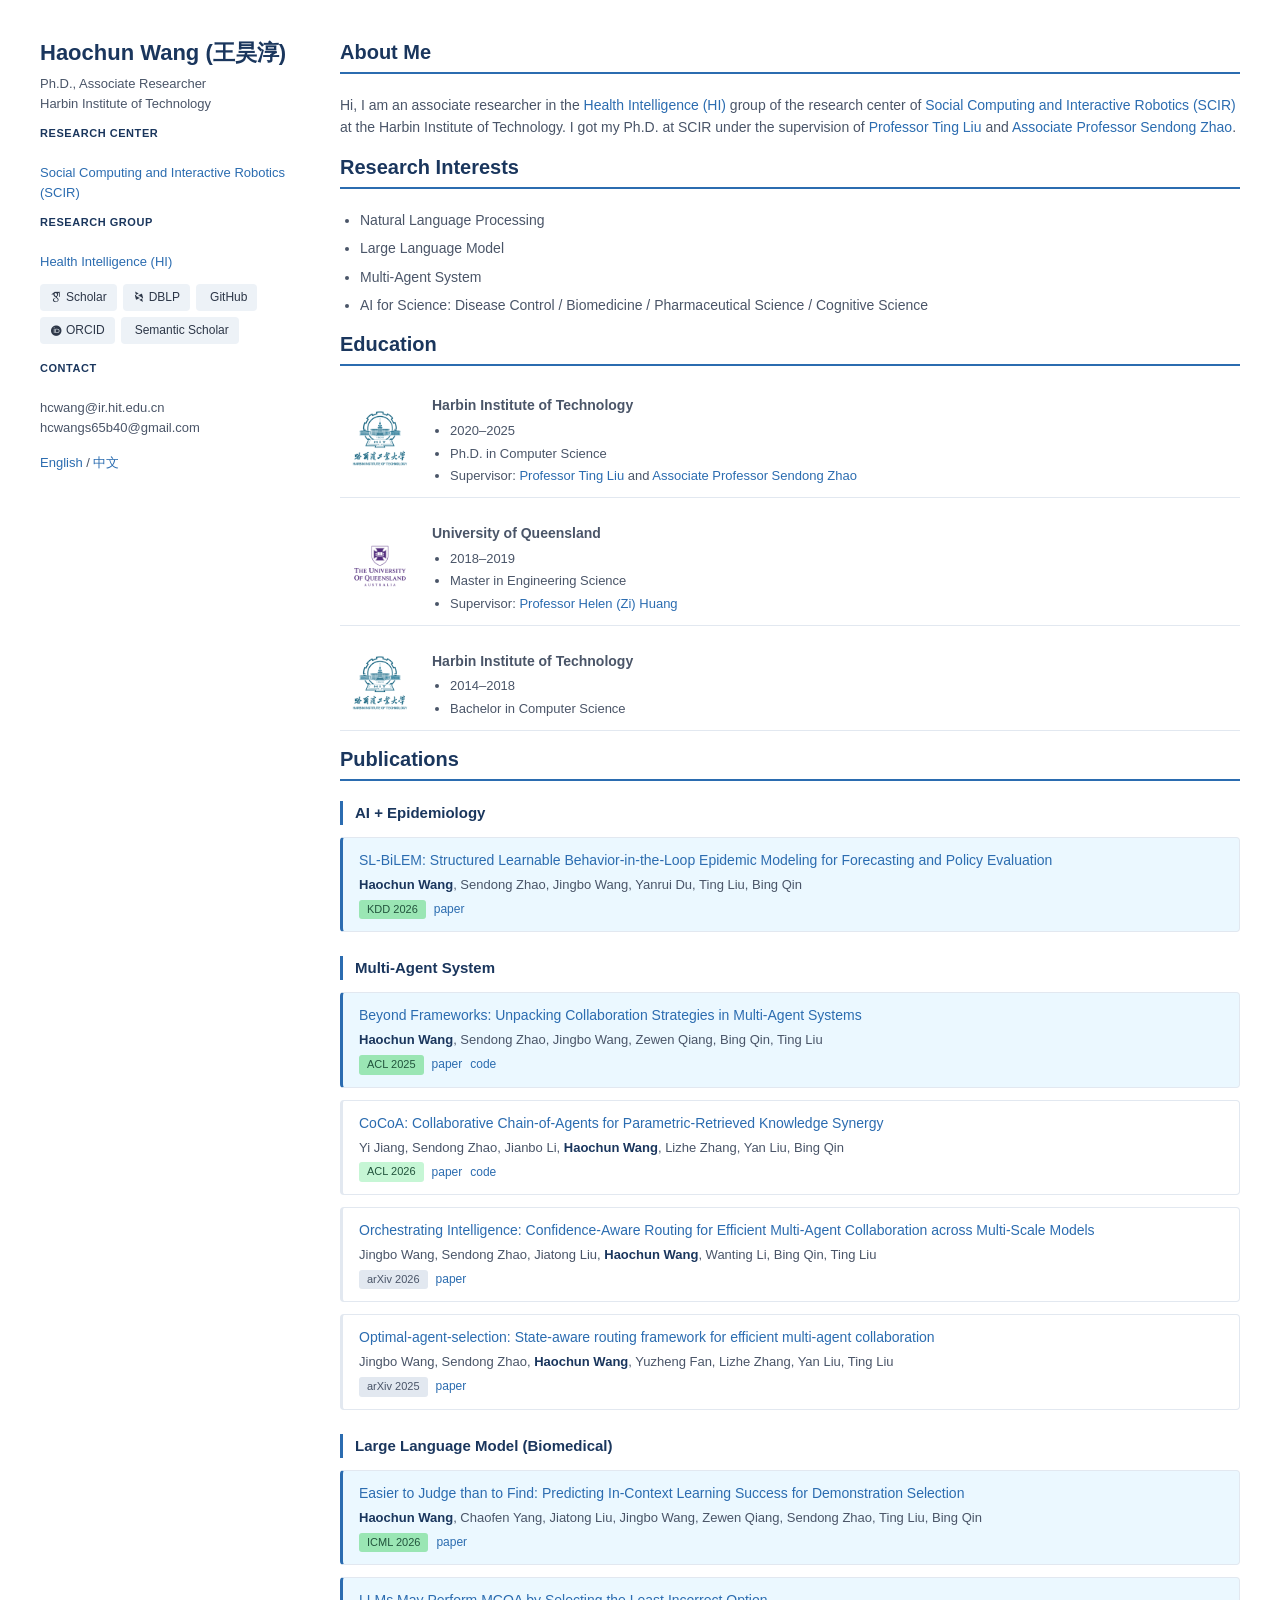
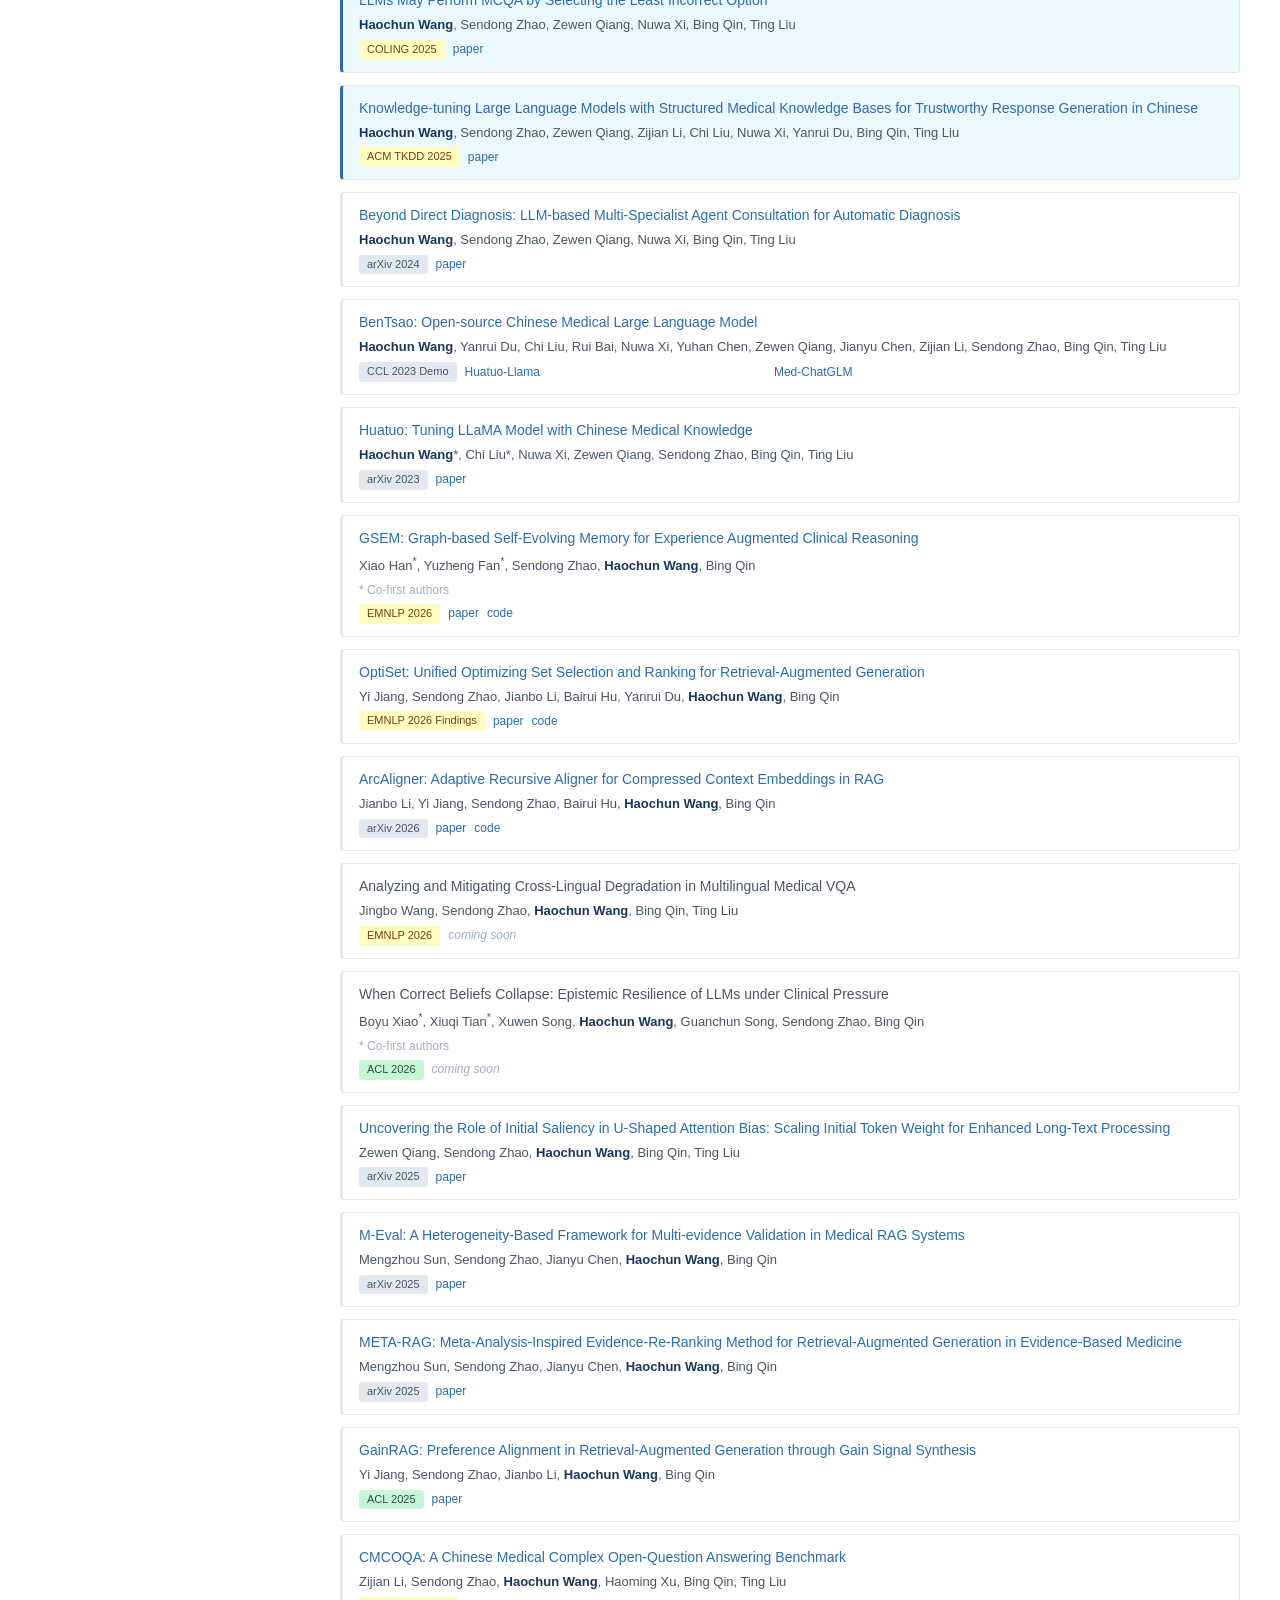
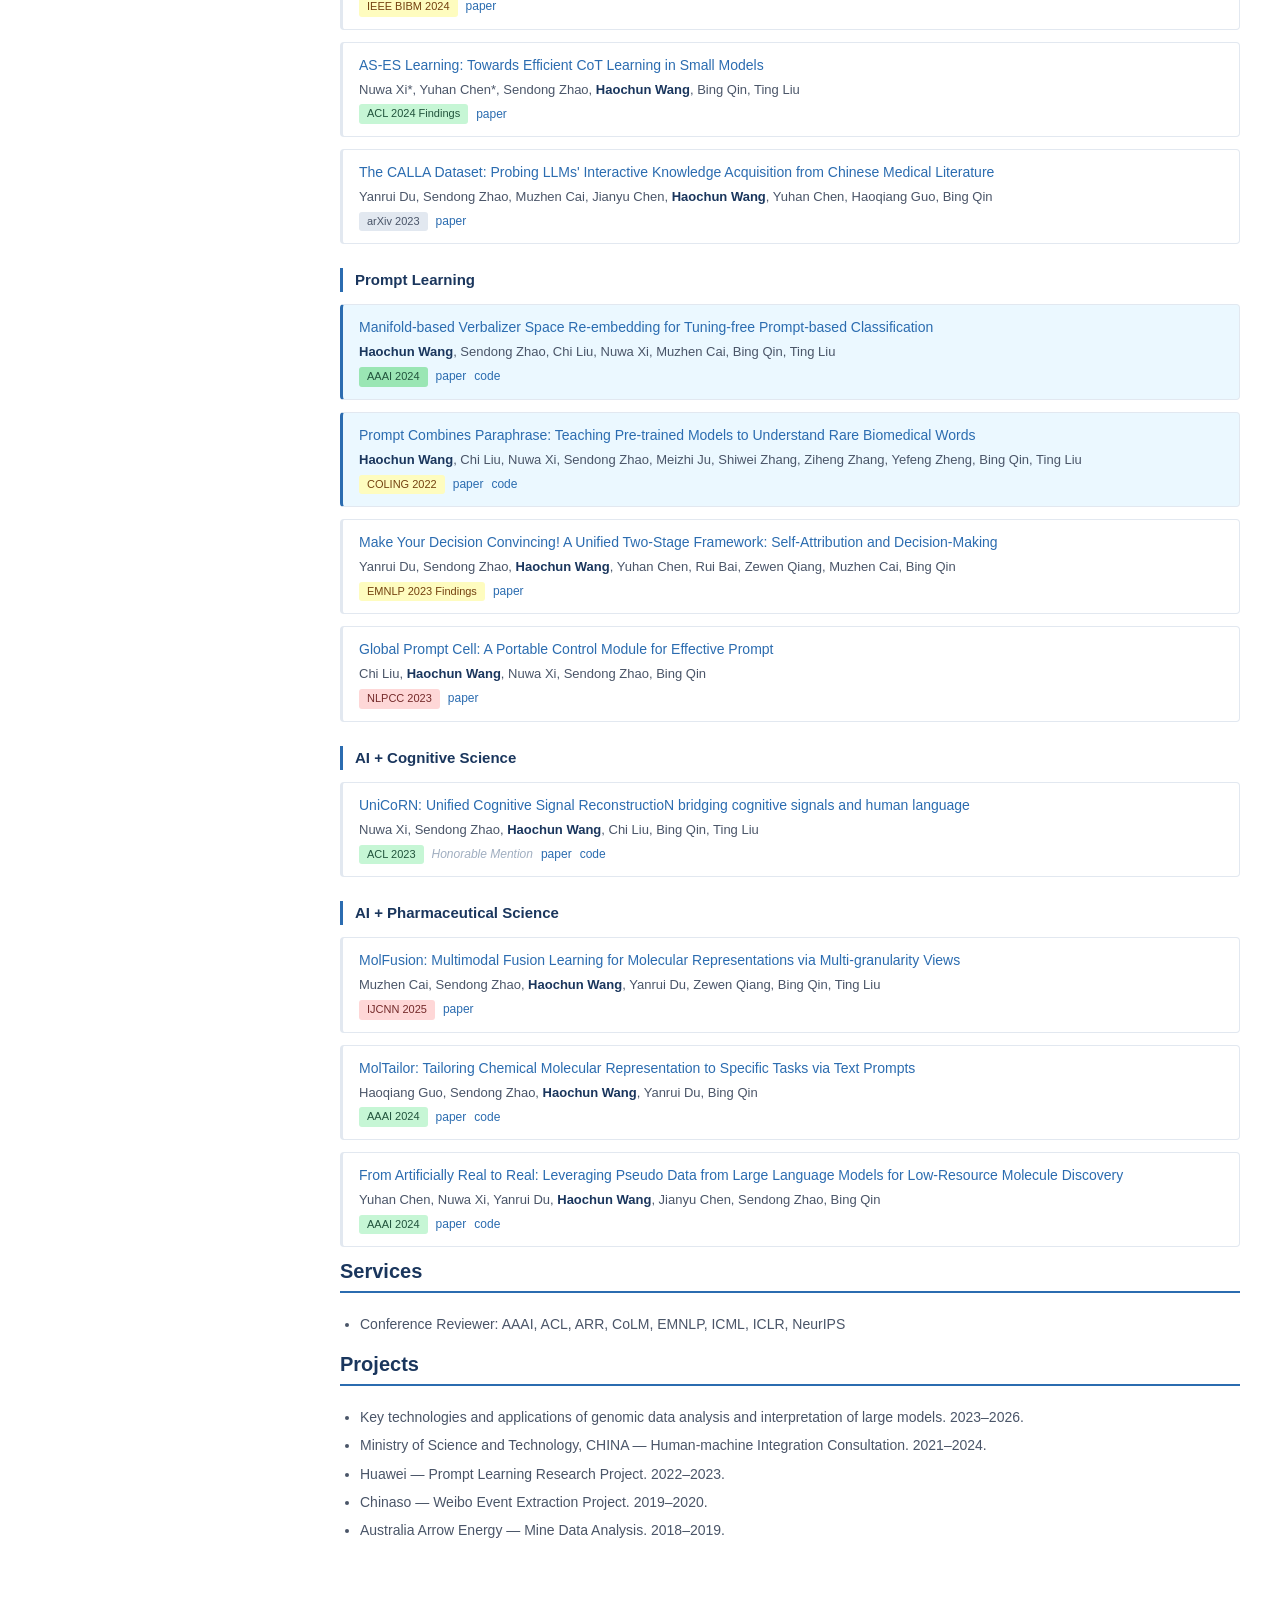
<file: index.html>
<!doctype html>
<html lang="en">
  <head>
    <meta charset="utf-8">
    <meta http-equiv="X-UA-Compatible" content="IE=edge">
    <title>Haochun Wang</title>
    <link rel="icon" type="image/svg+xml" href="assets/pic/favicon.svg">
    <link rel="stylesheet" href="stylesheets/styles.css">
    <meta name="viewport" content="width=device-width, initial-scale=1, user-scalable=yes">

    <!-- GA4 -->
    <script async src="https://www.googletagmanager.com/gtag/js?id=G-GNJD50R0Z7"></script>
    <script>
    window.dataLayer = window.dataLayer || [];
    function gtag(){dataLayer.push(arguments);}
    gtag('js', new Date());
    gtag('config', 'G-GNJD50R0Z7');
    </script>

    <!-- Academicons -->
    <link rel="stylesheet" href="assets/css/academicons.min.css"/>
  </head>
  <body>
    <div class="wrapper">
      <header>
        <h2>Haochun Wang (王昊淳)</h2>
        <p>Ph.D., Associate Researcher<br>Harbin Institute of Technology</p>
        <p><b>Research Center</b><br><a target="_blank" href="http://ir.hit.edu.cn">Social Computing and Interactive Robotics (SCIR)</a></p>
        <p><b>Research Group</b><br><a target="_blank" href="http://scir-hi.cn">Health Intelligence (HI)</a></p>

        <div class="sidebar-links">
          <a target="_blank" href="https://scholar.google.com/citations?user=olOglGgAAAAJ&amp;hl=en"><i class="ai ai-google-scholar"></i> Scholar</a>
          <a target="_blank" href="https://dblp.uni-trier.de/pid/329/5284.html"><i class="ai ai-dblp"></i> DBLP</a>
          <a target="_blank" href="https://github.com/s65b40"><i class="fa fa-github"></i> GitHub</a>
          <a target="_blank" href="https://orcid.org/0000-0003-2908-9750"><i class="ai ai-orcid"></i> ORCID</a>
          <a target="_blank" href="https://www.semanticscholar.org/author/Hao-Wang/2164011959"><i class="ai ai-semantic-scholar"></i> Semantic Scholar</a>
        </div>

        <p><b>Contact</b><br>hcwang@ir.hit.edu.cn<br>hcwangs65b40@gmail.com</p>
        <p class="lang-switch"><a href="index.html">English</a> / <a href="index_zh.html">中文</a></p>
      </header>
      <section>
        <h2>About Me</h2>
        <p>Hi, I am an associate researcher in the <a target="_blank" href="http://ir.hit.edu.cn/3933.html">Health Intelligence (HI)</a> group of the research center of <a target="_blank" href="http://ir.hit.edu.cn">Social Computing and Interactive Robotics (SCIR)</a> at the Harbin Institute of Technology. I got my Ph.D. at SCIR under the supervision of <a target="_blank" href="http://homepage.hit.edu.cn/liuting">Professor Ting Liu</a> and <a target="_blank" href="http://homepage.hit.edu.cn/stanzhao">Associate Professor Sendong Zhao</a>.</p>

        <h2>Research Interests</h2>
        <ul>
          <li>Natural Language Processing</li>
          <li>Large Language Model</li>
          <li>Multi-Agent System</li>
          <li>AI for Science: Disease Control / Biomedicine / Pharmaceutical Science / Cognitive Science</li>
        </ul>

        <h2>Education</h2>
        <table class="edu-table">
          <tbody>
            <tr>
              <td><img src="./assets/pic/hit.png" alt="HIT"></td>
              <td>
                <b>Harbin Institute of Technology</b>
                <ul>
                  <li>2020–2025</li>
                  <li>Ph.D. in Computer Science</li>
                  <li>Supervisor: <a target="_blank" href="http://homepage.hit.edu.cn/liuting">Professor Ting Liu</a> and <a target="_blank" href="http://homepage.hit.edu.cn/stanzhao">Associate Professor Sendong Zhao</a></li>
                </ul>
              </td>
            </tr>
          </tbody>
        </table>
        <table class="edu-table">
          <tbody>
            <tr>
              <td><img src="./assets/pic/UQ.png" alt="UQ"></td>
              <td>
                <b>University of Queensland</b>
                <ul>
                  <li>2018–2019</li>
                  <li>Master in Engineering Science</li>
                  <li>Supervisor: <a target="_blank" href="https://researchers.uq.edu.au/researcher/1230">Professor Helen (Zi) Huang</a></li>
                </ul>
              </td>
            </tr>
          </tbody>
        </table>
        <table class="edu-table">
          <tbody>
            <tr>
              <td><img src="./assets/pic/hit.png" alt="HIT"></td>
              <td>
                <b>Harbin Institute of Technology</b>
                <ul>
                  <li>2014–2018</li>
                  <li>Bachelor in Computer Science</li>
                </ul>
              </td>
            </tr>
          </tbody>
        </table>

<h2>Publications</h2>
        <div class="category-label">AI + Epidemiology</div>

                <div class="paper highlight">
          <div class="title"><a target="_blank" href="https://arxiv.org/abs/2605.26704">SL-BiLEM: Structured Learnable Behavior-in-the-Loop Epidemic Modeling for Forecasting and Policy Evaluation</a></div>
          <div class="authors"><b>Haochun Wang</b>, Sendong Zhao, Jingbo Wang, Yanrui Du, Ting Liu, Bing Qin</div>
          <div class="meta">
            <span class="venue ccf-a">KDD 2026</span>
            <a class="paper-link" target="_blank" href="https://arxiv.org/abs/2605.26704">paper</a>
          </div>
        </div>

        <div class="category-label">Multi-Agent System</div>

                <div class="paper highlight">
          <div class="title"><a target="_blank" href="https://aclanthology.org/2025.acl-long.1037/">Beyond Frameworks: Unpacking Collaboration Strategies in Multi-Agent Systems</a></div>
          <div class="authors"><b>Haochun Wang</b>, Sendong Zhao, Jingbo Wang, Zewen Qiang, Bing Qin, Ting Liu</div>
          <div class="meta">
            <span class="venue ccf-a">ACL 2025</span>
            <a class="paper-link" target="_blank" href="https://aclanthology.org/2025.acl-long.1037/">paper</a>
            <a class="paper-link" target="_blank" href="https://github.com/s65b40/collaboration_MAS">code</a>
          </div>
        </div>

                <div class="paper">
          <div class="title"><a target="_blank" href="https://arxiv.org/abs/2508.01696">CoCoA: Collaborative Chain-of-Agents for Parametric-Retrieved Knowledge Synergy</a></div>
          <div class="authors">Yi Jiang, Sendong Zhao, Jianbo Li, <b>Haochun Wang</b>, Lizhe Zhang, Yan Liu, Bing Qin</div>
          <div class="meta">
            <span class="venue ccf-a">ACL 2026</span>
            <a class="paper-link" target="_blank" href="https://arxiv.org/abs/2508.01696">paper</a>
            <a class="paper-link" target="_blank" href="https://github.com/liunian-Jay/CoCoA">code</a>
          </div>
        </div>

                <div class="paper">
          <div class="title"><a target="_blank" href="https://arxiv.org/pdf/2601.04861">Orchestrating Intelligence: Confidence-Aware Routing for Efficient Multi-Agent Collaboration across Multi-Scale Models</a></div>
          <div class="authors">Jingbo Wang, Sendong Zhao, Jiatong Liu, <b>Haochun Wang</b>, Wanting Li, Bing Qin, Ting Liu</div>
          <div class="meta">
            <span class="venue ccf-none">arXiv 2026</span>
            <a class="paper-link" target="_blank" href="https://arxiv.org/pdf/2601.04861">paper</a>
          </div>
        </div>

                <div class="paper">
          <div class="title"><a target="_blank" href="https://arxiv.org/pdf/2511.02200">Optimal-agent-selection: State-aware routing framework for efficient multi-agent collaboration</a></div>
          <div class="authors">Jingbo Wang, Sendong Zhao, <b>Haochun Wang</b>, Yuzheng Fan, Lizhe Zhang, Yan Liu, Ting Liu</div>
          <div class="meta">
            <span class="venue ccf-none">arXiv 2025</span>
            <a class="paper-link" target="_blank" href="https://arxiv.org/pdf/2511.02200">paper</a>
          </div>
        </div>

        <div class="category-label">Large Language Model (Biomedical)</div>

                <div class="paper highlight">
          <div class="title"><a target="_blank" href="https://arxiv.org/pdf/2605.18512">Easier to Judge than to Find: Predicting In-Context Learning Success for Demonstration Selection</a></div>
          <div class="authors"><b>Haochun Wang</b>, Chaofen Yang, Jiatong Liu, Jingbo Wang, Zewen Qiang, Sendong Zhao, Ting Liu, Bing Qin</div>
          <div class="meta">
            <span class="venue ccf-a">ICML 2026</span>
            <a class="paper-link" target="_blank" href="https://arxiv.org/pdf/2605.18512">paper</a>
          </div>
        </div>

                <div class="paper highlight">
          <div class="title"><a target="_blank" href="https://arxiv.org/pdf/2402.01349.pdf">LLMs May Perform MCQA by Selecting the Least Incorrect Option</a></div>
          <div class="authors"><b>Haochun Wang</b>, Sendong Zhao, Zewen Qiang, Nuwa Xi, Bing Qin, Ting Liu</div>
          <div class="meta">
            <span class="venue ccf-b">COLING 2025</span>
            <a class="paper-link" target="_blank" href="https://arxiv.org/pdf/2402.01349.pdf">paper</a>
          </div>
        </div>

                <div class="paper highlight">
          <div class="title"><a target="_blank" href="https://dl.acm.org/doi/10.1145/3686807">Knowledge-tuning Large Language Models with Structured Medical Knowledge Bases for Trustworthy Response Generation in Chinese</a></div>
          <div class="authors"><b>Haochun Wang</b>, Sendong Zhao, Zewen Qiang, Zijian Li, Chi Liu, Nuwa Xi, Yanrui Du, Bing Qin, Ting Liu</div>
          <div class="meta">
            <span class="venue ccf-b">ACM TKDD 2025</span>
            <a class="paper-link" target="_blank" href="https://dl.acm.org/doi/10.1145/3686807">paper</a>
          </div>
        </div>

                <div class="paper">
          <div class="title"><a target="_blank" href="https://arxiv.org/pdf/2401.16107.pdf">Beyond Direct Diagnosis: LLM-based Multi-Specialist Agent Consultation for Automatic Diagnosis</a></div>
          <div class="authors"><b>Haochun Wang</b>, Sendong Zhao, Zewen Qiang, Nuwa Xi, Bing Qin, Ting Liu</div>
          <div class="meta">
            <span class="venue ccf-none">arXiv 2024</span>
            <a class="paper-link" target="_blank" href="https://arxiv.org/pdf/2401.16107.pdf">paper</a>
          </div>
        </div>

                <div class="paper">
          <div class="title">
            <a target="_blank" href="https://github.com/SCIR-HI/Huatuo-Llama-Med-Chinese">BenTsao: Open-source Chinese Medical Large Language Model</a>
          </div>
          <div class="authors"><b>Haochun Wang</b>, Yanrui Du, Chi Liu, Rui Bai, Nuwa Xi, Yuhan Chen, Zewen Qiang, Jianyu Chen, Zijian Li, Sendong Zhao, Bing Qin, Ting Liu</div>
          <div class="meta">
            <span class="venue ccf-none">CCL 2023 Demo</span>
            <a class="paper-link" target="_blank" href="https://github.com/SCIR-HI/Huatuo-Llama-Med-Chinese">Huatuo-Llama</a>
            <iframe src="https://ghbtns.com/github-btn.html?user=SCIR-HI&repo=Huatuo-Llama-Med-Chinese&type=star&count=true" frameborder="0" scrolling="0" width="110" height="20" title="GitHub"></iframe>
            <iframe src="https://ghbtns.com/github-btn.html?user=SCIR-HI&repo=Huatuo-Llama-Med-Chinese&type=fork&count=true" frameborder="0" scrolling="0" width="100" height="20" title="GitHub"></iframe>
            <a class="paper-link" target="_blank" href="https://github.com/SCIR-HI/Med-ChatGLM">Med-ChatGLM</a>
            <iframe src="https://ghbtns.com/github-btn.html?user=SCIR-HI&repo=Med-ChatGLM&type=star&count=true" frameborder="0" scrolling="0" width="95" height="20" title="GitHub"></iframe>
            <iframe src="https://ghbtns.com/github-btn.html?user=SCIR-HI&repo=Med-ChatGLM&type=fork&count=true" frameborder="0" scrolling="0" width="95" height="20" title="GitHub"></iframe>
          </div>
        </div>

                <div class="paper">
          <div class="title"><a target="_blank" href="https://arxiv.org/pdf/2304.06975.pdf">Huatuo: Tuning LLaMA Model with Chinese Medical Knowledge</a></div>
          <div class="authors"><b>Haochun Wang</b>*, Chi Liu*, Nuwa Xi, Zewen Qiang, Sendong Zhao, Bing Qin, Ting Liu</div>
          <div class="meta">
            <span class="venue ccf-none">arXiv 2023</span>
            <a class="paper-link" target="_blank" href="https://arxiv.org/pdf/2304.06975.pdf">paper</a>
          </div>
        </div>

                <div class="paper">
          <div class="title"><a target="_blank" href="https://arxiv.org/abs/2603.22096">GSEM: Graph-based Self-Evolving Memory for Experience Augmented Clinical Reasoning</a></div>
          <div class="authors">Xiao Han<sup>*</sup>, Yuzheng Fan<sup>*</sup>, Sendong Zhao, <b>Haochun Wang</b>, Bing Qin</div>
          <div class="co-first-note">* Co-first authors</div>
          <div class="meta">
            <span class="venue ccf-b">EMNLP 2026</span>
            <a class="paper-link" target="_blank" href="https://arxiv.org/abs/2603.22096">paper</a>
            <a class="paper-link" target="_blank" href="https://github.com/unname797/gsem">code</a>
          </div>
        </div>

                <div class="paper">
          <div class="title"><a target="_blank" href="https://arxiv.org/abs/2601.05027">OptiSet: Unified Optimizing Set Selection and Ranking for Retrieval-Augmented Generation</a></div>
          <div class="authors">Yi Jiang, Sendong Zhao, Jianbo Li, Bairui Hu, Yanrui Du, <b>Haochun Wang</b>, Bing Qin</div>
          <div class="meta">
            <span class="venue ccf-b">EMNLP 2026 Findings</span>
            <a class="paper-link" target="_blank" href="https://arxiv.org/abs/2601.05027">paper</a>
            <a class="paper-link" target="_blank" href="https://github.com/liunian-Jay/OptiSet">code</a>
          </div>
        </div>

                <div class="paper">
          <div class="title"><a target="_blank" href="https://arxiv.org/abs/2601.05038">ArcAligner: Adaptive Recursive Aligner for Compressed Context Embeddings in RAG</a></div>
          <div class="authors">Jianbo Li, Yi Jiang, Sendong Zhao, Bairui Hu, <b>Haochun Wang</b>, Bing Qin</div>
          <div class="meta">
            <span class="venue ccf-none">arXiv 2026</span>
            <a class="paper-link" target="_blank" href="https://arxiv.org/abs/2601.05038">paper</a>
            <a class="paper-link" target="_blank" href="https://github.com/liunian-Jay/ArcAligner">code</a>
          </div>
        </div>

                <div class="paper">
          <div class="title"><span>Analyzing and Mitigating Cross-Lingual Degradation in Multilingual Medical VQA</span></div>
          <div class="authors">Jingbo Wang, Sendong Zhao, <b>Haochun Wang</b>, Bing Qin, Ting Liu</div>
          <div class="meta">
            <span class="venue ccf-b">EMNLP 2026</span>
            <span class="coming-soon">coming soon</span>
          </div>
        </div>

                <div class="paper">
          <div class="title"><span>When Correct Beliefs Collapse: Epistemic Resilience of LLMs under Clinical Pressure</span></div>
          <div class="authors">Boyu Xiao<sup>*</sup>, Xiuqi Tian<sup>*</sup>, Xuwen Song, <b>Haochun Wang</b>, Guanchun Song, Sendong Zhao, Bing Qin</div>
          <div class="co-first-note">* Co-first authors</div>
          <div class="meta">
            <span class="venue ccf-a">ACL 2026</span>
            <span class="coming-soon">coming soon</span>
          </div>
        </div>

                <div class="paper">
          <div class="title"><a target="_blank" href="https://arxiv.org/abs/2512.13109">Uncovering the Role of Initial Saliency in U-Shaped Attention Bias: Scaling Initial Token Weight for Enhanced Long-Text Processing</a></div>
          <div class="authors">Zewen Qiang, Sendong Zhao, <b>Haochun Wang</b>, Bing Qin, Ting Liu</div>
          <div class="meta">
            <span class="venue ccf-none">arXiv 2025</span>
            <a class="paper-link" target="_blank" href="https://arxiv.org/abs/2512.13109">paper</a>
          </div>
        </div>

                <div class="paper">
          <div class="title"><a target="_blank" href="https://arxiv.org/abs/2510.23995">M-Eval: A Heterogeneity-Based Framework for Multi-evidence Validation in Medical RAG Systems</a></div>
          <div class="authors">Mengzhou Sun, Sendong Zhao, Jianyu Chen, <b>Haochun Wang</b>, Bing Qin</div>
          <div class="meta">
            <span class="venue ccf-none">arXiv 2025</span>
            <a class="paper-link" target="_blank" href="https://arxiv.org/abs/2510.23995">paper</a>
          </div>
        </div>

                <div class="paper">
          <div class="title"><a target="_blank" href="https://arxiv.org/abs/2510.24003">META-RAG: Meta-Analysis-Inspired Evidence-Re-Ranking Method for Retrieval-Augmented Generation in Evidence-Based Medicine</a></div>
          <div class="authors">Mengzhou Sun, Sendong Zhao, Jianyu Chen, <b>Haochun Wang</b>, Bing Qin</div>
          <div class="meta">
            <span class="venue ccf-none">arXiv 2025</span>
            <a class="paper-link" target="_blank" href="https://arxiv.org/abs/2510.24003">paper</a>
          </div>
        </div>

                <div class="paper">
          <div class="title"><a target="_blank" href="https://aclanthology.org/2025.acl-long.527/">GainRAG: Preference Alignment in Retrieval-Augmented Generation through Gain Signal Synthesis</a></div>
          <div class="authors">Yi Jiang, Sendong Zhao, Jianbo Li, <b>Haochun Wang</b>, Bing Qin</div>
          <div class="meta">
            <span class="venue ccf-a">ACL 2025</span>
            <a class="paper-link" target="_blank" href="https://aclanthology.org/2025.acl-long.527/">paper</a>
          </div>
        </div>

                <div class="paper">
          <div class="title"><a target="_blank" href="https://ieeexplore.ieee.org/abstract/document/10821873">CMCOQA: A Chinese Medical Complex Open-Question Answering Benchmark</a></div>
          <div class="authors">Zijian Li, Sendong Zhao, <b>Haochun Wang</b>, Haoming Xu, Bing Qin, Ting Liu</div>
          <div class="meta">
            <span class="venue ccf-b">IEEE BIBM 2024</span>
            <a class="paper-link" target="_blank" href="https://ieeexplore.ieee.org/abstract/document/10821873">paper</a>
          </div>
        </div>

                <div class="paper">
          <div class="title"><a target="_blank" href="https://arxiv.org/pdf/2403.01969.pdf">AS-ES Learning: Towards Efficient CoT Learning in Small Models</a></div>
          <div class="authors">Nuwa Xi*, Yuhan Chen*, Sendong Zhao, <b>Haochun Wang</b>, Bing Qin, Ting Liu</div>
          <div class="meta">
            <span class="venue ccf-a">ACL 2024 Findings</span>
            <a class="paper-link" target="_blank" href="https://arxiv.org/pdf/2403.01969.pdf">paper</a>
          </div>
        </div>

                <div class="paper">
          <div class="title"><a target="_blank" href="https://arxiv.org/pdf/2309.04198.pdf">The CALLA Dataset: Probing LLMs' Interactive Knowledge Acquisition from Chinese Medical Literature</a></div>
          <div class="authors">Yanrui Du, Sendong Zhao, Muzhen Cai, Jianyu Chen, <b>Haochun Wang</b>, Yuhan Chen, Haoqiang Guo, Bing Qin</div>
          <div class="meta">
            <span class="venue ccf-none">arXiv 2023</span>
            <a class="paper-link" target="_blank" href="https://arxiv.org/pdf/2309.04198.pdf">paper</a>
          </div>
        </div>

        <div class="category-label">Prompt Learning</div>

                <div class="paper highlight">
          <div class="title"><a target="_blank" href="https://ojs.aaai.org/index.php/AAAI/article/view/29880">Manifold-based Verbalizer Space Re-embedding for Tuning-free Prompt-based Classification</a></div>
          <div class="authors"><b>Haochun Wang</b>, Sendong Zhao, Chi Liu, Nuwa Xi, Muzhen Cai, Bing Qin, Ting Liu</div>
          <div class="meta">
            <span class="venue ccf-a">AAAI 2024</span>
            <a class="paper-link" target="_blank" href="https://ojs.aaai.org/index.php/AAAI/article/view/29880">paper</a>
            <a class="paper-link" target="_blank" href="https://github.com/SCIR-HI/LLE-INC">code</a>
          </div>
        </div>

                <div class="paper highlight">
          <div class="title"><a target="_blank" href="https://aclanthology.org/2022.coling-1.122/">Prompt Combines Paraphrase: Teaching Pre-trained Models to Understand Rare Biomedical Words</a></div>
          <div class="authors"><b>Haochun Wang</b>, Chi Liu, Nuwa Xi, Sendong Zhao, Meizhi Ju, Shiwei Zhang, Ziheng Zhang, Yefeng Zheng, Bing Qin, Ting Liu</div>
          <div class="meta">
            <span class="venue ccf-b">COLING 2022</span>
            <a class="paper-link" target="_blank" href="https://aclanthology.org/2022.coling-1.122/">paper</a>
            <a class="paper-link" target="_blank" href="https://github.com/s65b40/prompt_n_paraphrase">code</a>
          </div>
        </div>

                <div class="paper">
          <div class="title"><a target="_blank" href="https://aclanthology.org/2023.findings-emnlp.78.pdf">Make Your Decision Convincing! A Unified Two-Stage Framework: Self-Attribution and Decision-Making</a></div>
          <div class="authors">Yanrui Du, Sendong Zhao, <b>Haochun Wang</b>, Yuhan Chen, Rui Bai, Zewen Qiang, Muzhen Cai, Bing Qin</div>
          <div class="meta">
            <span class="venue ccf-b">EMNLP 2023 Findings</span>
            <a class="paper-link" target="_blank" href="https://aclanthology.org/2023.findings-emnlp.78.pdf">paper</a>
          </div>
        </div>

                <div class="paper">
          <div class="title"><a target="_blank" href="https://link.springer.com/chapter/10.1007/978-3-031-44693-1_51">Global Prompt Cell: A Portable Control Module for Effective Prompt</a></div>
          <div class="authors">Chi Liu, <b>Haochun Wang</b>, Nuwa Xi, Sendong Zhao, Bing Qin</div>
          <div class="meta">
            <span class="venue ccf-c">NLPCC 2023</span>
            <a class="paper-link" target="_blank" href="https://link.springer.com/chapter/10.1007/978-3-031-44693-1_51">paper</a>
          </div>
        </div>

        <div class="category-label">AI + Cognitive Science</div>

                <div class="paper">
          <div class="title"><a target="_blank" href="https://aclanthology.org/2023.acl-long.741/">UniCoRN: Unified Cognitive Signal ReconstructioN bridging cognitive signals and human language</a></div>
          <div class="authors">Nuwa Xi, Sendong Zhao, <b>Haochun Wang</b>, Chi Liu, Bing Qin, Ting Liu</div>
          <div class="meta">
            <span class="venue ccf-a">ACL 2023</span>
            <span class="coming-soon">Honorable Mention</span>
            <a class="paper-link" target="_blank" href="https://aclanthology.org/2023.acl-long.741/">paper</a>
            <a class="paper-link" target="_blank" href="https://github.com/rootnx/UniCoRN/">code</a>
          </div>
        </div>

        <div class="category-label">AI + Pharmaceutical Science</div>

                <div class="paper">
          <div class="title"><a target="_blank" href="https://arxiv.org/pdf/2406.18020">MolFusion: Multimodal Fusion Learning for Molecular Representations via Multi-granularity Views</a></div>
          <div class="authors">Muzhen Cai, Sendong Zhao, <b>Haochun Wang</b>, Yanrui Du, Zewen Qiang, Bing Qin, Ting Liu</div>
          <div class="meta">
            <span class="venue ccf-c">IJCNN 2025</span>
            <a class="paper-link" target="_blank" href="https://arxiv.org/pdf/2406.18020">paper</a>
          </div>
        </div>

                <div class="paper">
          <div class="title"><a target="_blank" href="https://ojs.aaai.org/index.php/AAAI/article/view/29772">MolTailor: Tailoring Chemical Molecular Representation to Specific Tasks via Text Prompts</a></div>
          <div class="authors">Haoqiang Guo, Sendong Zhao, <b>Haochun Wang</b>, Yanrui Du, Bing Qin</div>
          <div class="meta">
            <span class="venue ccf-a">AAAI 2024</span>
            <a class="paper-link" target="_blank" href="https://ojs.aaai.org/index.php/AAAI/article/view/29772">paper</a>
            <a class="paper-link" target="_blank" href="https://github.com/SCIR-HI/MolTailor">code</a>
          </div>
        </div>

                <div class="paper">
          <div class="title"><a target="_blank" href="https://ojs.aaai.org/index.php/AAAI/article/view/30198">From Artificially Real to Real: Leveraging Pseudo Data from Large Language Models for Low-Resource Molecule Discovery</a></div>
          <div class="authors">Yuhan Chen, Nuwa Xi, Yanrui Du, <b>Haochun Wang</b>, Jianyu Chen, Sendong Zhao, Bing Qin</div>
          <div class="meta">
            <span class="venue ccf-a">AAAI 2024</span>
            <a class="paper-link" target="_blank" href="https://ojs.aaai.org/index.php/AAAI/article/view/30198">paper</a>
            <a class="paper-link" target="_blank" href="https://github.com/SCIR-HI/ArtificiallyR2R">code</a>
          </div>
        </div>

<h2>Services</h2>
        <ul>
          <li>Conference Reviewer: AAAI, ACL, ARR, CoLM, EMNLP, ICML, ICLR, NeurIPS</li>
        </ul>

        <h2>Projects</h2>
        <ul>
          <li>Key technologies and applications of genomic data analysis and interpretation of large models. 2023–2026.</li>
          <li>Ministry of Science and Technology, CHINA — Human-machine Integration Consultation. 2021–2024.</li>
          <li>Huawei — Prompt Learning Research Project. 2022–2023.</li>
          <li>Chinaso — Weibo Event Extraction Project. 2019–2020.</li>
          <li>Australia Arrow Energy — Mine Data Analysis. 2018–2019.</li>
        </ul>
      </section>
    </div>
  </body>
</html>
</file>
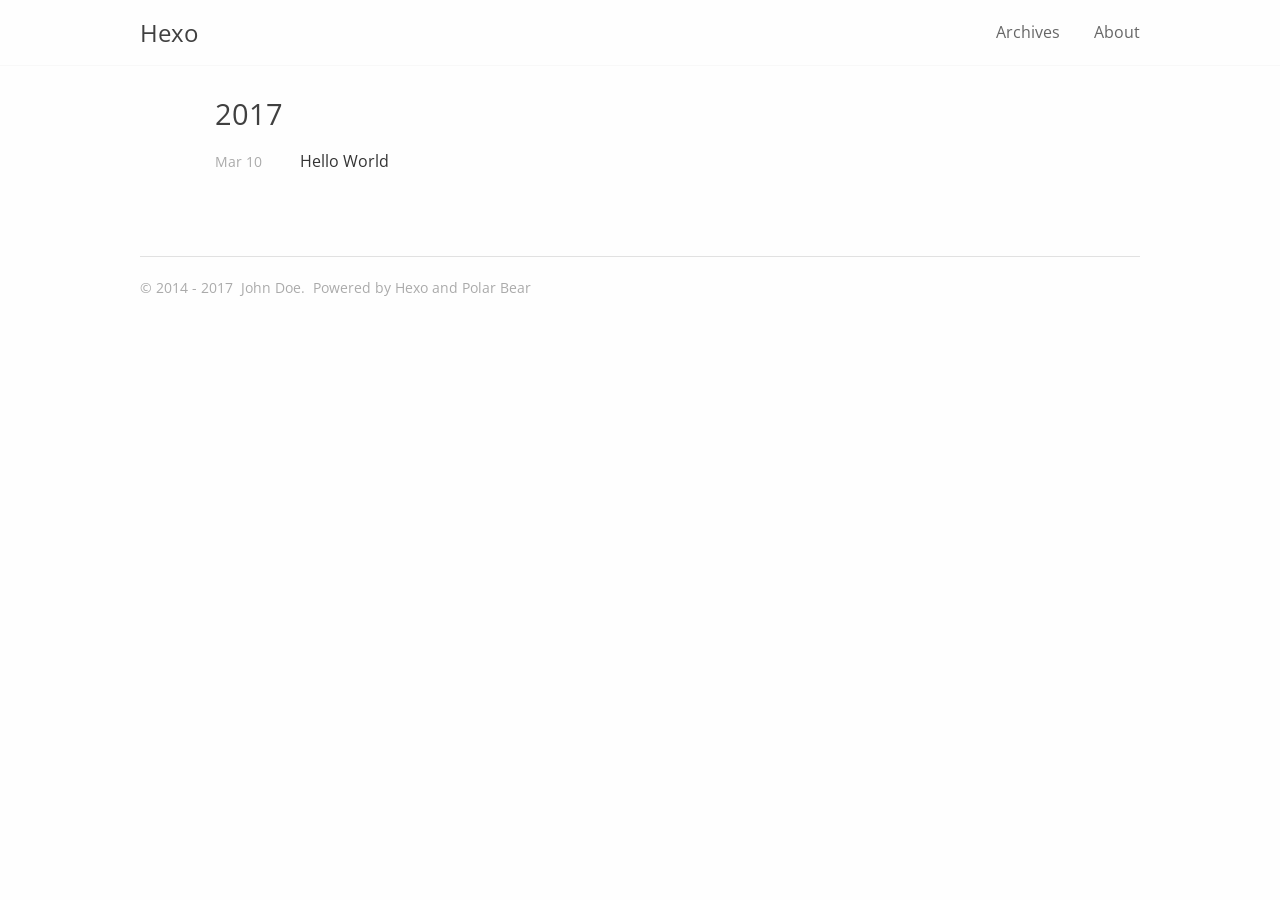
<file: archives/index.html>
<!DOCTYPE html>
<html lang="">
  <head>
    
<meta charset="UTF-8"/>
<meta http-equiv="X-UA-Compatible" content="IE=edge" />
<meta name="viewport" content="width=device-width,user-scalable=no,initial-scale=1,minimum-scale=1,maximum-scale=1">


<meta http-equiv="Cache-Control" content="no-transform" />
<meta http-equiv="Cache-Control" content="no-siteapp" />










  <link rel="alternate" href="/default" title="Hexo">




  <link rel="shortcut icon" type="image/x-icon" href="/favicon.ico?v=1.1" />



<link rel="canonical" href="http://yoursite.com/archives/"/>


<meta property="og:type" content="website">
<meta property="og:title" content="Hexo">
<meta property="og:url" content="http://yoursite.com/archives/index.html">
<meta property="og:site_name" content="Hexo">
<meta name="twitter:card" content="summary">
<meta name="twitter:title" content="Hexo">


<link rel="stylesheet" type="text/css" href="/css/style.css?v=1.1" />
<link href='https://fonts.googleapis.com/css?family=Open+Sans' rel='stylesheet'>





<script type="text/javascript">
  var themeConfig = {
    fancybox: {
      enable: false
    },
  };
</script>




  



    <title>
  
    Archives - Hexo
  
</title>
  </head>

  <body>
    <div id="page">
      <header id="masthead"><div class="site-header-inner">
    <h1 class="site-title">
        <a href="/." class="logo">Hexo</a>
    </h1>

    <nav id="nav-top">
        
            <ul id="menu-top" class="nav-top-items">
                
                    <li class="menu-item">
                        <a href="/archives">
                            
                            
                                Archives
                            
                        </a>
                    </li>
                
                    <li class="menu-item">
                        <a href="/about">
                            
                            
                                About
                            
                        </a>
                    </li>
                
            </ul>
        
  </nav>
</div>

      </header>
      <div id="content">
        
  
<div id="primary">
  <section id="archive" class="archive">
    
      
    

    
      
        
        

        
          
          <div class="collection-title">
            <h2 class="archive-year">2017</h2>
          </div>
        
      

      <div class="archive-post">
        <span class="archive-post-time">
          
            Mar 10
          
        </span>
        <span class="archive-post-title">
          <a href="/2017/03/10/hello-world/" class="archive-post-link">
            Hello World
          </a>
        </span>
      </div>
    
  </section>
 </div>

  
  <nav class="pagination">
    
    
  </nav>



      </div>

      <footer id="colophon"><span class="copyright-year">
    
        &copy;
    
        2014 -
    
    2017
    <span class="footer-author">John Doe.</span>
    <span class="power-by">
        Powered by <a class="hexo-link" href="https://hexo.io/">Hexo</a> and <a class="theme-link" href="https://github.com/frostfan/hexo-theme-polarbear">Polar Bear</a>
    </span>
</span>

      </footer>

      <div class="back-to-top" id="back-to-top">
        <i class="iconfont icon-up"></i>
      </div>
    </div>
    


    




  
    <script type="text/javascript" src="/lib/jquery/jquery-3.1.1.min.js"></script>
  

  

    <script type="text/javascript" src="/js/src/theme.js?v=1.1"></script>
<script type="text/javascript" src="/js/src/bootstrap.js?v=1.1"></script>

  </body>
</html>
</file>
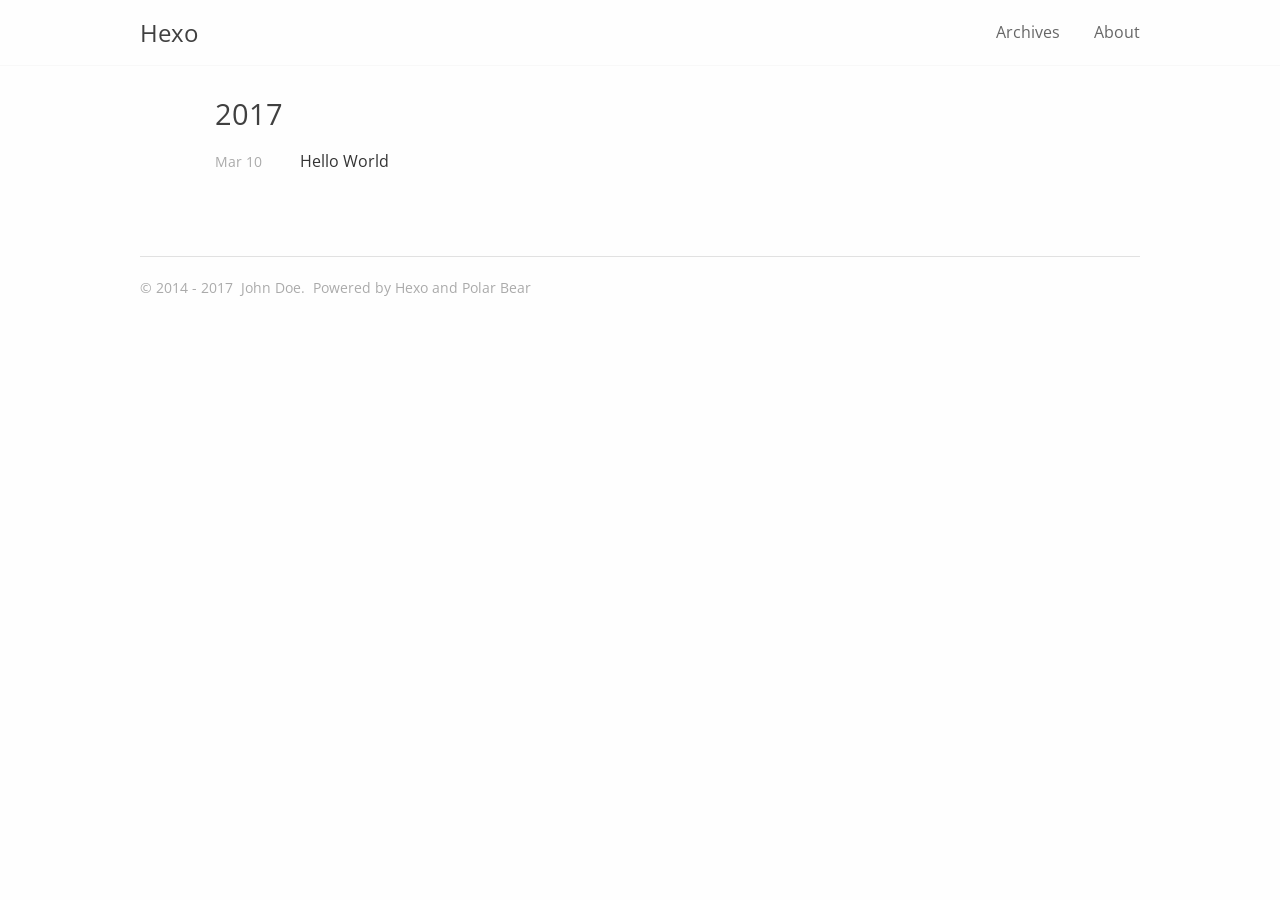
<file: archives/2017/index.html>
<!DOCTYPE html>
<html lang="">
  <head>
    
<meta charset="UTF-8"/>
<meta http-equiv="X-UA-Compatible" content="IE=edge" />
<meta name="viewport" content="width=device-width,user-scalable=no,initial-scale=1,minimum-scale=1,maximum-scale=1">


<meta http-equiv="Cache-Control" content="no-transform" />
<meta http-equiv="Cache-Control" content="no-siteapp" />










  <link rel="alternate" href="/default" title="Hexo">




  <link rel="shortcut icon" type="image/x-icon" href="/favicon.ico?v=1.1" />



<link rel="canonical" href="http://yoursite.com/archives/2017/"/>


<meta property="og:type" content="website">
<meta property="og:title" content="Hexo">
<meta property="og:url" content="http://yoursite.com/archives/2017/index.html">
<meta property="og:site_name" content="Hexo">
<meta name="twitter:card" content="summary">
<meta name="twitter:title" content="Hexo">


<link rel="stylesheet" type="text/css" href="/css/style.css?v=1.1" />
<link href='https://fonts.googleapis.com/css?family=Open+Sans' rel='stylesheet'>





<script type="text/javascript">
  var themeConfig = {
    fancybox: {
      enable: false
    },
  };
</script>




  



    <title>
  
    Archives - Hexo
  
</title>
  </head>

  <body>
    <div id="page">
      <header id="masthead"><div class="site-header-inner">
    <h1 class="site-title">
        <a href="/." class="logo">Hexo</a>
    </h1>

    <nav id="nav-top">
        
            <ul id="menu-top" class="nav-top-items">
                
                    <li class="menu-item">
                        <a href="/archives">
                            
                            
                                Archives
                            
                        </a>
                    </li>
                
                    <li class="menu-item">
                        <a href="/about">
                            
                            
                                About
                            
                        </a>
                    </li>
                
            </ul>
        
  </nav>
</div>

      </header>
      <div id="content">
        
  
<div id="primary">
  <section id="archive" class="archive">
    
      
    

    
      
        
        

        
          
          <div class="collection-title">
            <h2 class="archive-year">2017</h2>
          </div>
        
      

      <div class="archive-post">
        <span class="archive-post-time">
          
            Mar 10
          
        </span>
        <span class="archive-post-title">
          <a href="/2017/03/10/hello-world/" class="archive-post-link">
            Hello World
          </a>
        </span>
      </div>
    
  </section>
 </div>

  
  <nav class="pagination">
    
    
  </nav>



      </div>

      <footer id="colophon"><span class="copyright-year">
    
        &copy;
    
        2014 -
    
    2017
    <span class="footer-author">John Doe.</span>
    <span class="power-by">
        Powered by <a class="hexo-link" href="https://hexo.io/">Hexo</a> and <a class="theme-link" href="https://github.com/frostfan/hexo-theme-polarbear">Polar Bear</a>
    </span>
</span>

      </footer>

      <div class="back-to-top" id="back-to-top">
        <i class="iconfont icon-up"></i>
      </div>
    </div>
    


    




  
    <script type="text/javascript" src="/lib/jquery/jquery-3.1.1.min.js"></script>
  

  

    <script type="text/javascript" src="/js/src/theme.js?v=1.1"></script>
<script type="text/javascript" src="/js/src/bootstrap.js?v=1.1"></script>

  </body>
</html>
</file>
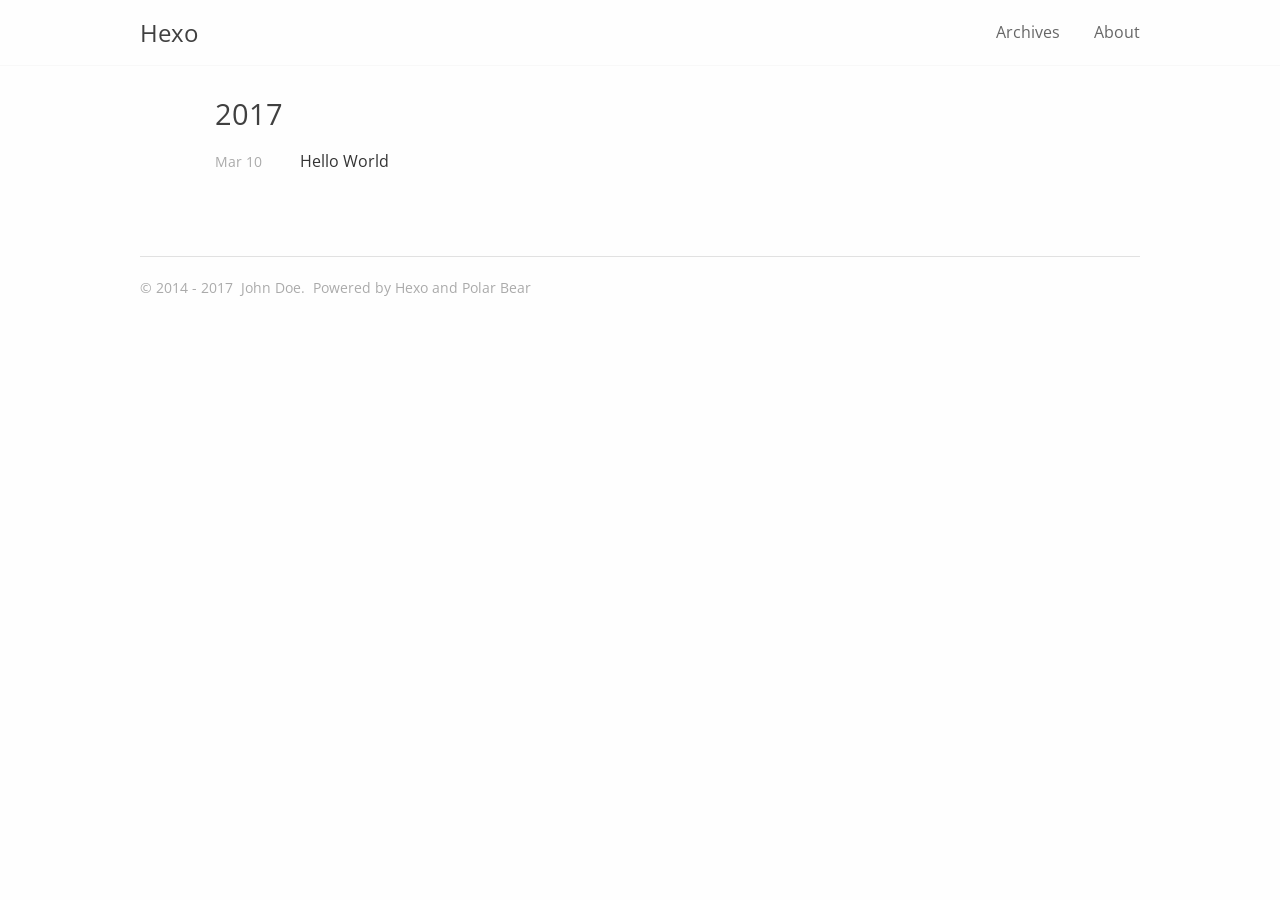
<file: archives/2017/03/index.html>
<!DOCTYPE html>
<html lang="">
  <head>
    
<meta charset="UTF-8"/>
<meta http-equiv="X-UA-Compatible" content="IE=edge" />
<meta name="viewport" content="width=device-width,user-scalable=no,initial-scale=1,minimum-scale=1,maximum-scale=1">


<meta http-equiv="Cache-Control" content="no-transform" />
<meta http-equiv="Cache-Control" content="no-siteapp" />










  <link rel="alternate" href="/default" title="Hexo">




  <link rel="shortcut icon" type="image/x-icon" href="/favicon.ico?v=1.1" />



<link rel="canonical" href="http://yoursite.com/archives/2017/03/"/>


<meta property="og:type" content="website">
<meta property="og:title" content="Hexo">
<meta property="og:url" content="http://yoursite.com/archives/2017/03/index.html">
<meta property="og:site_name" content="Hexo">
<meta name="twitter:card" content="summary">
<meta name="twitter:title" content="Hexo">


<link rel="stylesheet" type="text/css" href="/css/style.css?v=1.1" />
<link href='https://fonts.googleapis.com/css?family=Open+Sans' rel='stylesheet'>





<script type="text/javascript">
  var themeConfig = {
    fancybox: {
      enable: false
    },
  };
</script>




  



    <title>
  
    Archives - Hexo
  
</title>
  </head>

  <body>
    <div id="page">
      <header id="masthead"><div class="site-header-inner">
    <h1 class="site-title">
        <a href="/." class="logo">Hexo</a>
    </h1>

    <nav id="nav-top">
        
            <ul id="menu-top" class="nav-top-items">
                
                    <li class="menu-item">
                        <a href="/archives">
                            
                            
                                Archives
                            
                        </a>
                    </li>
                
                    <li class="menu-item">
                        <a href="/about">
                            
                            
                                About
                            
                        </a>
                    </li>
                
            </ul>
        
  </nav>
</div>

      </header>
      <div id="content">
        
  
<div id="primary">
  <section id="archive" class="archive">
    
      
    

    
      
        
        

        
          
          <div class="collection-title">
            <h2 class="archive-year">2017</h2>
          </div>
        
      

      <div class="archive-post">
        <span class="archive-post-time">
          
            Mar 10
          
        </span>
        <span class="archive-post-title">
          <a href="/2017/03/10/hello-world/" class="archive-post-link">
            Hello World
          </a>
        </span>
      </div>
    
  </section>
 </div>

  
  <nav class="pagination">
    
    
  </nav>



      </div>

      <footer id="colophon"><span class="copyright-year">
    
        &copy;
    
        2014 -
    
    2017
    <span class="footer-author">John Doe.</span>
    <span class="power-by">
        Powered by <a class="hexo-link" href="https://hexo.io/">Hexo</a> and <a class="theme-link" href="https://github.com/frostfan/hexo-theme-polarbear">Polar Bear</a>
    </span>
</span>

      </footer>

      <div class="back-to-top" id="back-to-top">
        <i class="iconfont icon-up"></i>
      </div>
    </div>
    


    




  
    <script type="text/javascript" src="/lib/jquery/jquery-3.1.1.min.js"></script>
  

  

    <script type="text/javascript" src="/js/src/theme.js?v=1.1"></script>
<script type="text/javascript" src="/js/src/bootstrap.js?v=1.1"></script>

  </body>
</html>
</file>
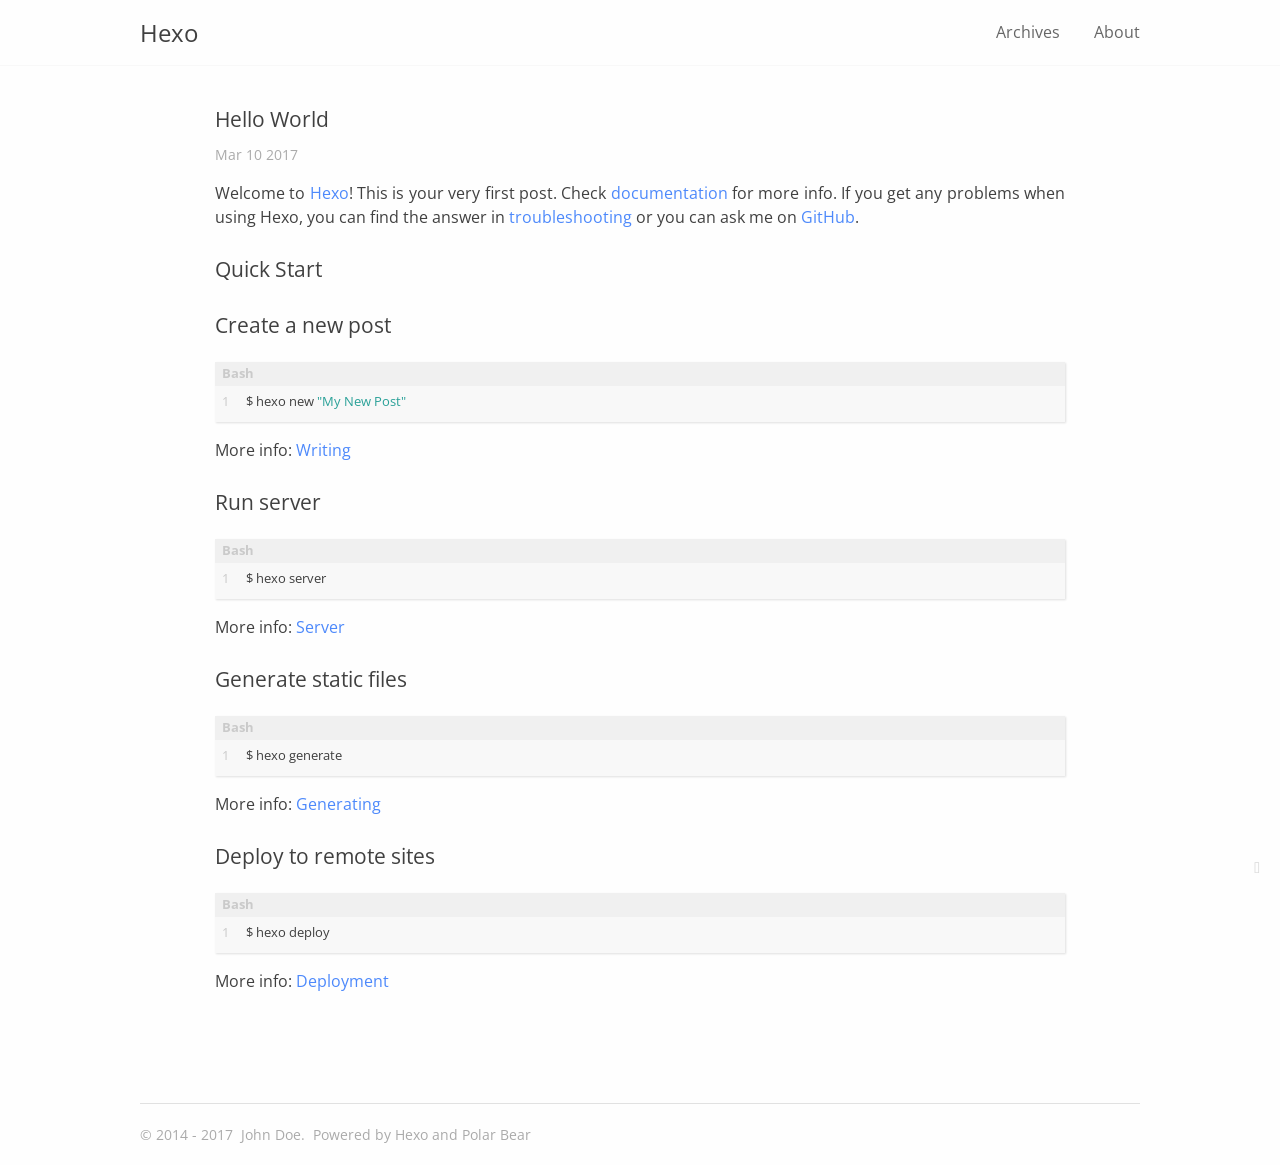
<file: 2017/03/10/hello-world/index.html>
<!DOCTYPE html>
<html lang="">
  <head>
    
<meta charset="UTF-8"/>
<meta http-equiv="X-UA-Compatible" content="IE=edge" />
<meta name="viewport" content="width=device-width,user-scalable=no,initial-scale=1,minimum-scale=1,maximum-scale=1">


<meta http-equiv="Cache-Control" content="no-transform" />
<meta http-equiv="Cache-Control" content="no-siteapp" />



  <meta name="description" content="Hello World"/>








  <link rel="alternate" href="/default" title="Hexo">




  <link rel="shortcut icon" type="image/x-icon" href="/favicon.ico?v=1.1" />



<link rel="canonical" href="http://yoursite.com/2017/03/10/hello-world/"/>


<meta name="description" content="Welcome to Hexo! This is your very first post. Check documentation for more info. If you get any problems when using Hexo, you can find the answer in troubleshooting or you can ask me on GitHub.
Quick">
<meta property="og:type" content="article">
<meta property="og:title" content="Hello World">
<meta property="og:url" content="http://yoursite.com/2017/03/10/hello-world/index.html">
<meta property="og:site_name" content="Hexo">
<meta property="og:description" content="Welcome to Hexo! This is your very first post. Check documentation for more info. If you get any problems when using Hexo, you can find the answer in troubleshooting or you can ask me on GitHub.
Quick">
<meta property="og:updated_time" content="2017-03-10T04:19:25.000Z">
<meta name="twitter:card" content="summary">
<meta name="twitter:title" content="Hello World">
<meta name="twitter:description" content="Welcome to Hexo! This is your very first post. Check documentation for more info. If you get any problems when using Hexo, you can find the answer in troubleshooting or you can ask me on GitHub.
Quick">


<link rel="stylesheet" type="text/css" href="/css/style.css?v=1.1" />
<link href='https://fonts.googleapis.com/css?family=Open+Sans' rel='stylesheet'>





<script type="text/javascript">
  var themeConfig = {
    fancybox: {
      enable: false
    },
  };
</script>




  



    <title> Hello World - Hexo </title>
  </head>

  <body>
    <div id="page">
      <header id="masthead"><div class="site-header-inner">
    <h1 class="site-title">
        <a href="/." class="logo">Hexo</a>
    </h1>

    <nav id="nav-top">
        
            <ul id="menu-top" class="nav-top-items">
                
                    <li class="menu-item">
                        <a href="/archives">
                            
                            
                                Archives
                            
                        </a>
                    </li>
                
                    <li class="menu-item">
                        <a href="/about">
                            
                            
                                About
                            
                        </a>
                    </li>
                
            </ul>
        
  </nav>
</div>

      </header>
      <div id="content">
        
    <div id="primary">
        
  <article class="post">
    <header class="post-header">
      <h1 class="post-title">
        
          Hello World
        
      </h1>

      <time class="post-time">
          Mar 10 2017
      </time>
    </header>



    
            <div class="post-content">
            <p>Welcome to <a href="https://hexo.io/" target="_blank" rel="external">Hexo</a>! This is your very first post. Check <a href="https://hexo.io/docs/" target="_blank" rel="external">documentation</a> for more info. If you get any problems when using Hexo, you can find the answer in <a href="https://hexo.io/docs/troubleshooting.html" target="_blank" rel="external">troubleshooting</a> or you can ask me on <a href="https://github.com/hexojs/hexo/issues" target="_blank" rel="external">GitHub</a>.</p>
<h2 id="Quick-Start"><a href="#Quick-Start" class="headerlink" title="Quick Start"></a>Quick Start</h2><h3 id="Create-a-new-post"><a href="#Create-a-new-post" class="headerlink" title="Create a new post"></a>Create a new post</h3><figure class="highlight bash"><table><tr><td class="gutter"><pre><div class="line">1</div></pre></td><td class="code"><pre><div class="line">$ hexo new <span class="string">"My New Post"</span></div></pre></td></tr></table></figure>
<p>More info: <a href="https://hexo.io/docs/writing.html" target="_blank" rel="external">Writing</a></p>
<h3 id="Run-server"><a href="#Run-server" class="headerlink" title="Run server"></a>Run server</h3><figure class="highlight bash"><table><tr><td class="gutter"><pre><div class="line">1</div></pre></td><td class="code"><pre><div class="line">$ hexo server</div></pre></td></tr></table></figure>
<p>More info: <a href="https://hexo.io/docs/server.html" target="_blank" rel="external">Server</a></p>
<h3 id="Generate-static-files"><a href="#Generate-static-files" class="headerlink" title="Generate static files"></a>Generate static files</h3><figure class="highlight bash"><table><tr><td class="gutter"><pre><div class="line">1</div></pre></td><td class="code"><pre><div class="line">$ hexo generate</div></pre></td></tr></table></figure>
<p>More info: <a href="https://hexo.io/docs/generating.html" target="_blank" rel="external">Generating</a></p>
<h3 id="Deploy-to-remote-sites"><a href="#Deploy-to-remote-sites" class="headerlink" title="Deploy to remote sites"></a>Deploy to remote sites</h3><figure class="highlight bash"><table><tr><td class="gutter"><pre><div class="line">1</div></pre></td><td class="code"><pre><div class="line">$ hexo deploy</div></pre></td></tr></table></figure>
<p>More info: <a href="https://hexo.io/docs/deployment.html" target="_blank" rel="external">Deployment</a></p>

            </div>
          

    
  </article>

    </div>

      </div>

      <footer id="colophon"><span class="copyright-year">
    
        &copy;
    
        2014 -
    
    2017
    <span class="footer-author">John Doe.</span>
    <span class="power-by">
        Powered by <a class="hexo-link" href="https://hexo.io/">Hexo</a> and <a class="theme-link" href="https://github.com/frostfan/hexo-theme-polarbear">Polar Bear</a>
    </span>
</span>

      </footer>

      <div class="back-to-top" id="back-to-top">
        <i class="iconfont icon-up"></i>
      </div>
    </div>
    


    




  
    <script type="text/javascript" src="/lib/jquery/jquery-3.1.1.min.js"></script>
  

  

    <script type="text/javascript" src="/js/src/theme.js?v=1.1"></script>
<script type="text/javascript" src="/js/src/bootstrap.js?v=1.1"></script>

  </body>
</html>
</file>
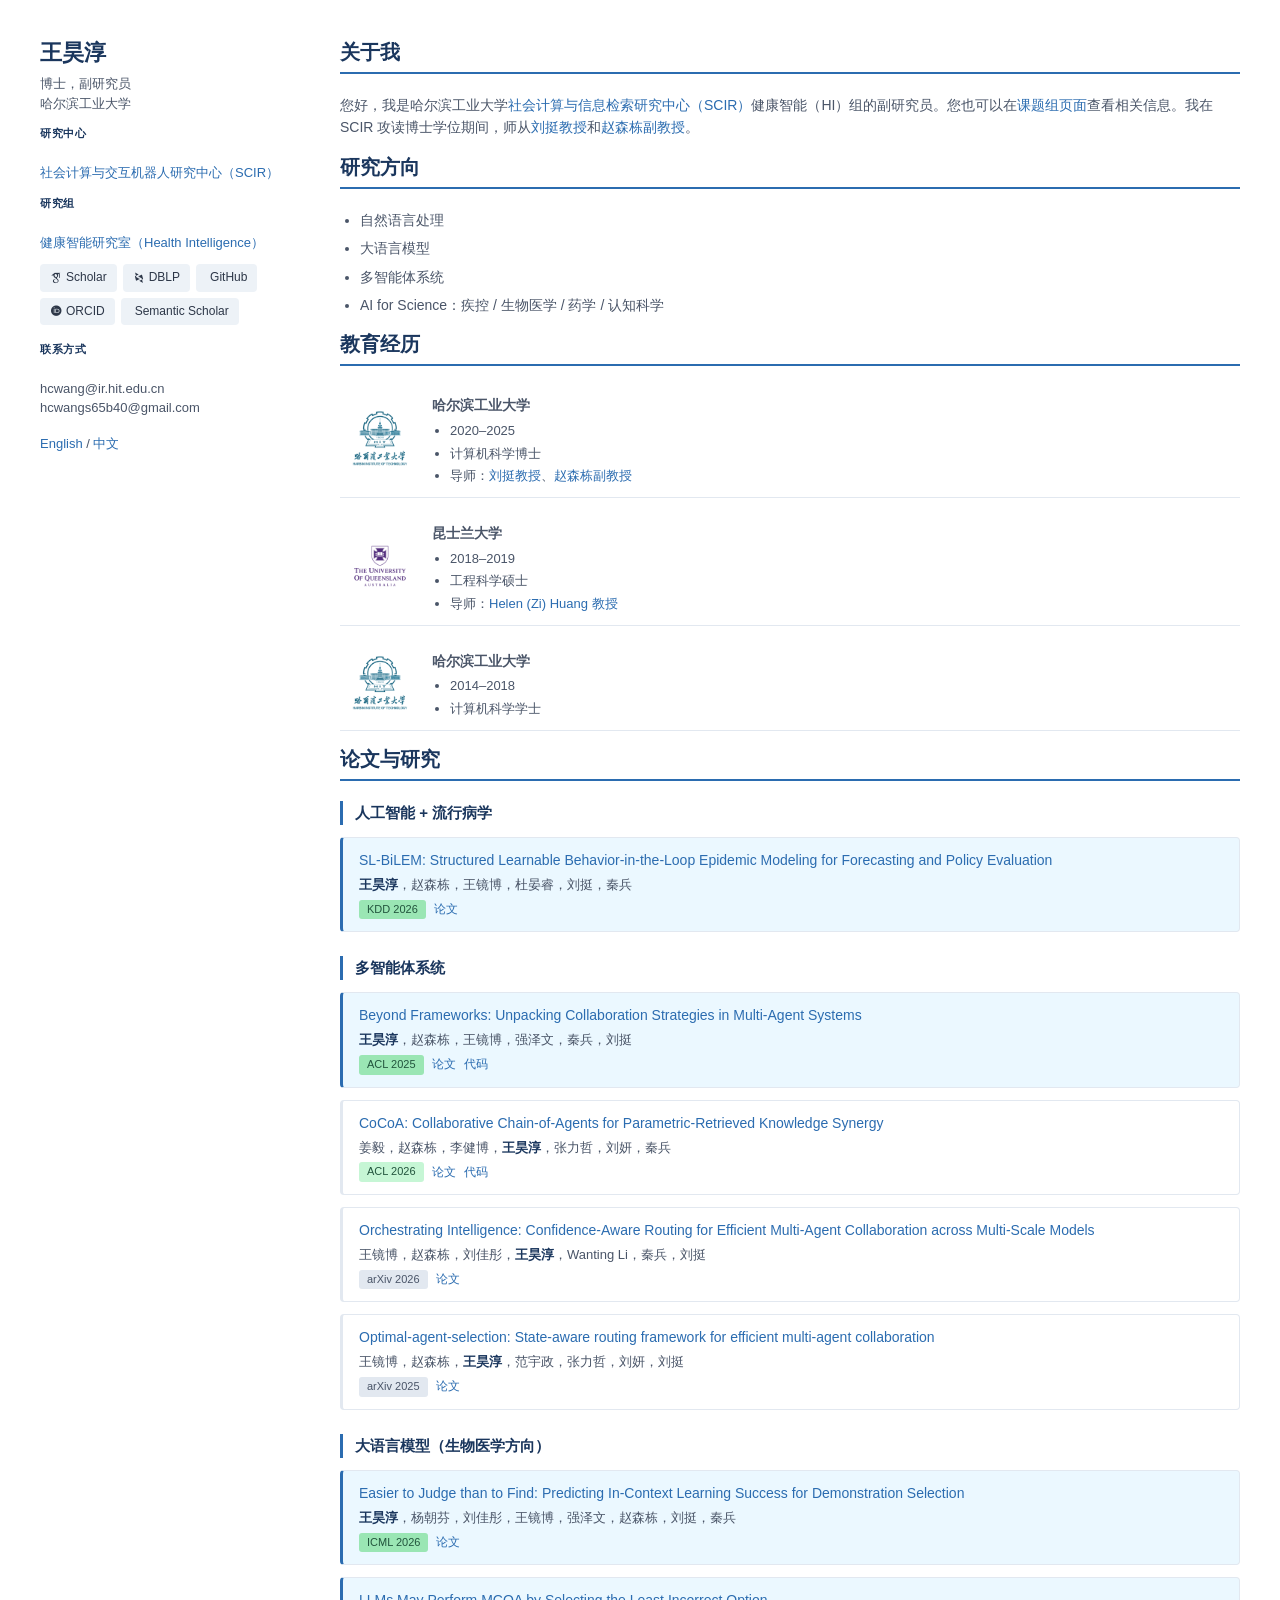
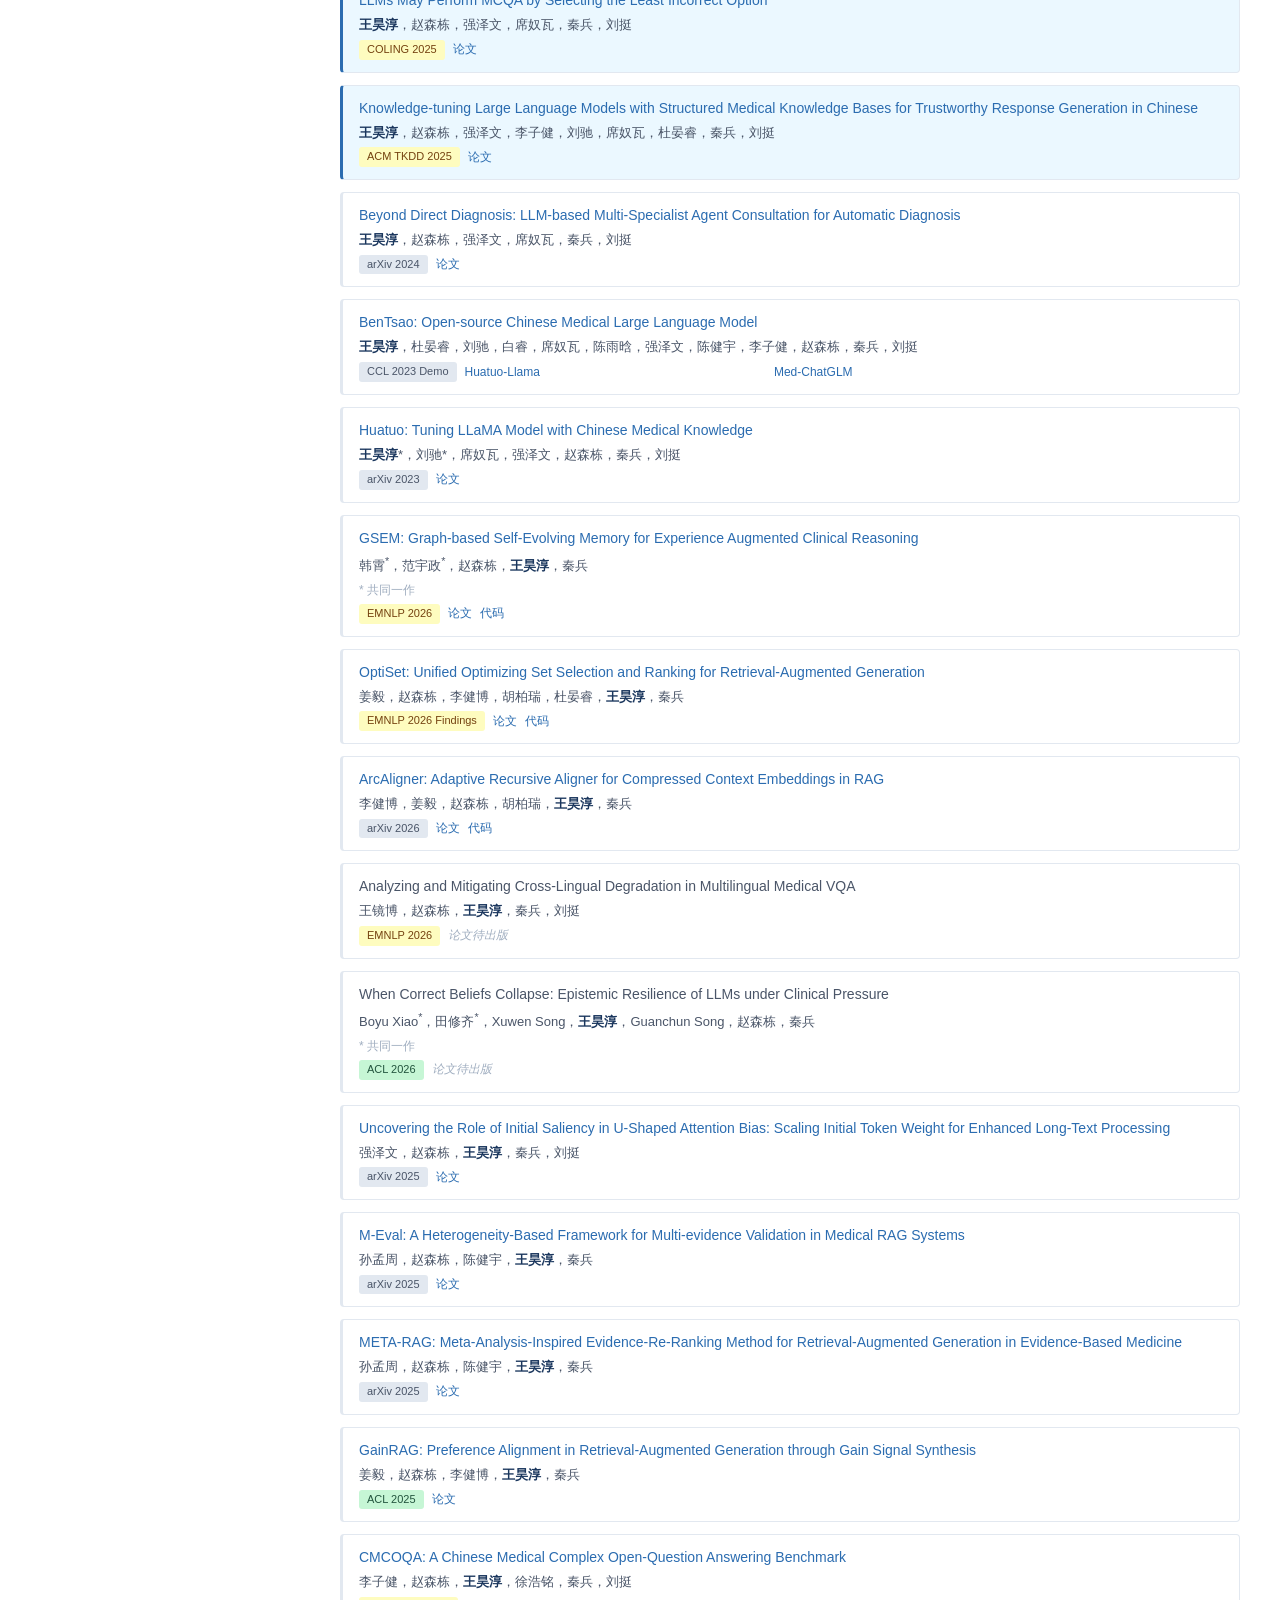
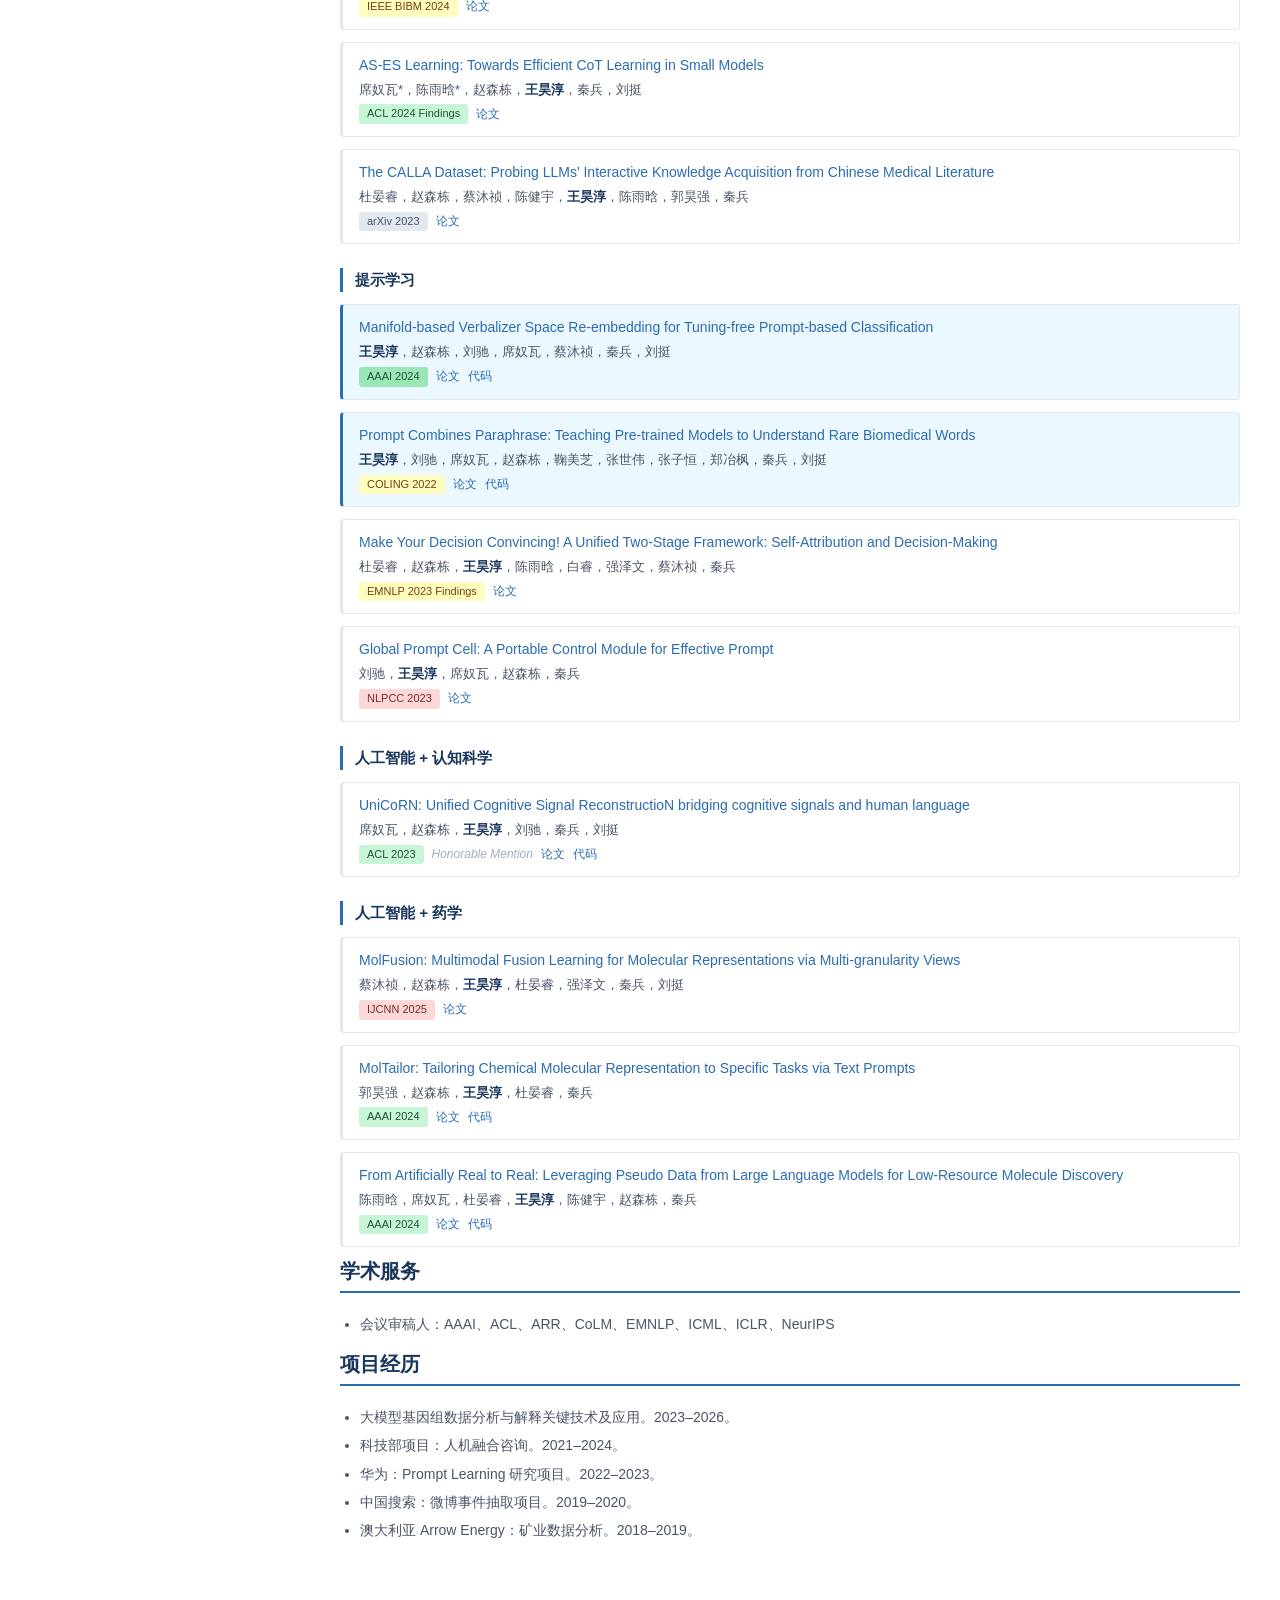
<file: index_zh.html>
<!doctype html>
<html lang="zh-CN">
  <head>
    <meta charset="utf-8">
    <meta http-equiv="X-UA-Compatible" content="IE=edge">
    <title>王昊淳</title>
    <link rel="icon" type="image/svg+xml" href="assets/pic/favicon.svg">
    <link rel="stylesheet" href="stylesheets/styles.css">
    <meta name="viewport" content="width=device-width, initial-scale=1, user-scalable=yes">

    <!-- GA4 -->
    <script async src="https://www.googletagmanager.com/gtag/js?id=G-GNJD50R0Z7"></script>
    <script>
    window.dataLayer = window.dataLayer || [];
    function gtag(){dataLayer.push(arguments);}
    gtag('js', new Date());
    gtag('config', 'G-GNJD50R0Z7');
    </script>

    <!-- Academicons -->
    <link rel="stylesheet" href="assets/css/academicons.min.css"/>
  </head>
  <body>
    <div class="wrapper">
      <header>
        <h2>王昊淳</h2>
        <p>博士，副研究员<br>哈尔滨工业大学</p>
        <p><b>研究中心</b><br><a target="_blank" href="http://ir.hit.edu.cn">社会计算与交互机器人研究中心（SCIR）</a></p>
        <p><b>研究组</b><br><a target="_blank" href="http://scir-hi.cn">健康智能研究室（Health Intelligence）</a></p>

        <div class="sidebar-links">
          <a target="_blank" href="https://scholar.google.com/citations?user=olOglGgAAAAJ&amp;hl=en"><i class="ai ai-google-scholar"></i> Scholar</a>
          <a target="_blank" href="https://dblp.uni-trier.de/pid/329/5284.html"><i class="ai ai-dblp"></i> DBLP</a>
          <a target="_blank" href="https://github.com/s65b40"><i class="fa fa-github"></i> GitHub</a>
          <a target="_blank" href="https://orcid.org/0000-0003-2908-9750"><i class="ai ai-orcid"></i> ORCID</a>
          <a target="_blank" href="https://www.semanticscholar.org/author/Hao-Wang/2164011959"><i class="ai ai-semantic-scholar"></i> Semantic Scholar</a>
        </div>

        <p><b>联系方式</b><br>hcwang@ir.hit.edu.cn<br>hcwangs65b40@gmail.com</p>
        <p class="lang-switch"><a href="index.html">English</a> / <a href="index_zh.html">中文</a></p>
      </header>
      <section>
        <h2>关于我</h2>
        <p>您好，我是哈尔滨工业大学<a target="_blank" href="http://ir.hit.edu.cn">社会计算与信息检索研究中心（SCIR）</a>健康智能（HI）组的副研究员。您也可以在<a target="_blank" href="http://ir.hit.edu.cn/3933.html">课题组页面</a>查看相关信息。我在 SCIR 攻读博士学位期间，师从<a target="_blank" href="http://homepage.hit.edu.cn/liuting">刘挺教授</a>和<a target="_blank" href="http://homepage.hit.edu.cn/stanzhao">赵森栋副教授</a>。</p>

        <h2>研究方向</h2>
        <ul>
          <li>自然语言处理</li>
          <li>大语言模型</li>
          <li>多智能体系统</li>
          <li>AI for Science：疾控 / 生物医学 / 药学 / 认知科学</li>
        </ul>

        <h2>教育经历</h2>
        <table class="edu-table">
          <tbody>
            <tr>
              <td><img src="./assets/pic/hit.png" alt="HIT"></td>
              <td>
                <b>哈尔滨工业大学</b>
                <ul>
                  <li>2020–2025</li>
                  <li>计算机科学博士</li>
                  <li>导师：<a target="_blank" href="http://homepage.hit.edu.cn/liuting">刘挺教授</a>、<a target="_blank" href="http://homepage.hit.edu.cn/stanzhao">赵森栋副教授</a></li>
                </ul>
              </td>
            </tr>
          </tbody>
        </table>
        <table class="edu-table">
          <tbody>
            <tr>
              <td><img src="./assets/pic/UQ.png" alt="UQ"></td>
              <td>
                <b>昆士兰大学</b>
                <ul>
                  <li>2018–2019</li>
                  <li>工程科学硕士</li>
                  <li>导师：<a target="_blank" href="https://researchers.uq.edu.au/researcher/1230">Helen (Zi) Huang 教授</a></li>
                </ul>
              </td>
            </tr>
          </tbody>
        </table>
        <table class="edu-table">
          <tbody>
            <tr>
              <td><img src="./assets/pic/hit.png" alt="HIT"></td>
              <td>
                <b>哈尔滨工业大学</b>
                <ul>
                  <li>2014–2018</li>
                  <li>计算机科学学士</li>
                </ul>
              </td>
            </tr>
          </tbody>
        </table>

<h2>论文与研究</h2>
        <div class="category-label">人工智能 + 流行病学</div>

                <div class="paper highlight">
          <div class="title"><a target="_blank" href="https://arxiv.org/abs/2605.26704">SL-BiLEM: Structured Learnable Behavior-in-the-Loop Epidemic Modeling for Forecasting and Policy Evaluation</a></div>
          <div class="authors"><b>王昊淳</b>，赵森栋，王镜博，杜晏睿，刘挺，秦兵</div>
          <div class="meta">
            <span class="venue ccf-a">KDD 2026</span>
            <a class="paper-link" target="_blank" href="https://arxiv.org/abs/2605.26704">论文</a>
          </div>
        </div>

        <div class="category-label">多智能体系统</div>

                <div class="paper highlight">
          <div class="title"><a target="_blank" href="https://aclanthology.org/2025.acl-long.1037/">Beyond Frameworks: Unpacking Collaboration Strategies in Multi-Agent Systems</a></div>
          <div class="authors"><b>王昊淳</b>，赵森栋，王镜博，强泽文，秦兵，刘挺</div>
          <div class="meta">
            <span class="venue ccf-a">ACL 2025</span>
            <a class="paper-link" target="_blank" href="https://aclanthology.org/2025.acl-long.1037/">论文</a>
            <a class="paper-link" target="_blank" href="https://github.com/s65b40/collaboration_MAS">代码</a>
          </div>
        </div>

                <div class="paper">
          <div class="title"><a target="_blank" href="https://arxiv.org/abs/2508.01696">CoCoA: Collaborative Chain-of-Agents for Parametric-Retrieved Knowledge Synergy</a></div>
          <div class="authors">姜毅，赵森栋，李健博，<b>王昊淳</b>，张力哲，刘妍，秦兵</div>
          <div class="meta">
            <span class="venue ccf-a">ACL 2026</span>
            <a class="paper-link" target="_blank" href="https://arxiv.org/abs/2508.01696">论文</a>
            <a class="paper-link" target="_blank" href="https://github.com/liunian-Jay/CoCoA">代码</a>
          </div>
        </div>

                <div class="paper">
          <div class="title"><a target="_blank" href="https://arxiv.org/pdf/2601.04861">Orchestrating Intelligence: Confidence-Aware Routing for Efficient Multi-Agent Collaboration across Multi-Scale Models</a></div>
          <div class="authors">王镜博，赵森栋，刘佳彤，<b>王昊淳</b>，Wanting Li，秦兵，刘挺</div>
          <div class="meta">
            <span class="venue ccf-none">arXiv 2026</span>
            <a class="paper-link" target="_blank" href="https://arxiv.org/pdf/2601.04861">论文</a>
          </div>
        </div>

                <div class="paper">
          <div class="title"><a target="_blank" href="https://arxiv.org/pdf/2511.02200">Optimal-agent-selection: State-aware routing framework for efficient multi-agent collaboration</a></div>
          <div class="authors">王镜博，赵森栋，<b>王昊淳</b>，范宇政，张力哲，刘妍，刘挺</div>
          <div class="meta">
            <span class="venue ccf-none">arXiv 2025</span>
            <a class="paper-link" target="_blank" href="https://arxiv.org/pdf/2511.02200">论文</a>
          </div>
        </div>

        <div class="category-label">大语言模型（生物医学方向）</div>

                <div class="paper highlight">
          <div class="title"><a target="_blank" href="https://arxiv.org/pdf/2605.18512">Easier to Judge than to Find: Predicting In-Context Learning Success for Demonstration Selection</a></div>
          <div class="authors"><b>王昊淳</b>，杨朝芬，刘佳彤，王镜博，强泽文，赵森栋，刘挺，秦兵</div>
          <div class="meta">
            <span class="venue ccf-a">ICML 2026</span>
            <a class="paper-link" target="_blank" href="https://arxiv.org/pdf/2605.18512">论文</a>
          </div>
        </div>

                <div class="paper highlight">
          <div class="title"><a target="_blank" href="https://arxiv.org/pdf/2402.01349.pdf">LLMs May Perform MCQA by Selecting the Least Incorrect Option</a></div>
          <div class="authors"><b>王昊淳</b>，赵森栋，强泽文，席奴瓦，秦兵，刘挺</div>
          <div class="meta">
            <span class="venue ccf-b">COLING 2025</span>
            <a class="paper-link" target="_blank" href="https://arxiv.org/pdf/2402.01349.pdf">论文</a>
          </div>
        </div>

                <div class="paper highlight">
          <div class="title"><a target="_blank" href="https://dl.acm.org/doi/10.1145/3686807">Knowledge-tuning Large Language Models with Structured Medical Knowledge Bases for Trustworthy Response Generation in Chinese</a></div>
          <div class="authors"><b>王昊淳</b>，赵森栋，强泽文，李子健，刘驰，席奴瓦，杜晏睿，秦兵，刘挺</div>
          <div class="meta">
            <span class="venue ccf-b">ACM TKDD 2025</span>
            <a class="paper-link" target="_blank" href="https://dl.acm.org/doi/10.1145/3686807">论文</a>
          </div>
        </div>

                <div class="paper">
          <div class="title"><a target="_blank" href="https://arxiv.org/pdf/2401.16107.pdf">Beyond Direct Diagnosis: LLM-based Multi-Specialist Agent Consultation for Automatic Diagnosis</a></div>
          <div class="authors"><b>王昊淳</b>，赵森栋，强泽文，席奴瓦，秦兵，刘挺</div>
          <div class="meta">
            <span class="venue ccf-none">arXiv 2024</span>
            <a class="paper-link" target="_blank" href="https://arxiv.org/pdf/2401.16107.pdf">论文</a>
          </div>
        </div>

                <div class="paper">
          <div class="title">
            <a target="_blank" href="https://github.com/SCIR-HI/Huatuo-Llama-Med-Chinese">BenTsao: Open-source Chinese Medical Large Language Model</a>
          </div>
          <div class="authors"><b>王昊淳</b>，杜晏睿，刘驰，白睿，席奴瓦，陈雨晗，强泽文，陈健宇，李子健，赵森栋，秦兵，刘挺</div>
          <div class="meta">
            <span class="venue ccf-none">CCL 2023 Demo</span>
            <a class="paper-link" target="_blank" href="https://github.com/SCIR-HI/Huatuo-Llama-Med-Chinese">Huatuo-Llama</a>
            <iframe src="https://ghbtns.com/github-btn.html?user=SCIR-HI&repo=Huatuo-Llama-Med-Chinese&type=star&count=true" frameborder="0" scrolling="0" width="110" height="20" title="GitHub"></iframe>
            <iframe src="https://ghbtns.com/github-btn.html?user=SCIR-HI&repo=Huatuo-Llama-Med-Chinese&type=fork&count=true" frameborder="0" scrolling="0" width="100" height="20" title="GitHub"></iframe>
            <a class="paper-link" target="_blank" href="https://github.com/SCIR-HI/Med-ChatGLM">Med-ChatGLM</a>
            <iframe src="https://ghbtns.com/github-btn.html?user=SCIR-HI&repo=Med-ChatGLM&type=star&count=true" frameborder="0" scrolling="0" width="95" height="20" title="GitHub"></iframe>
            <iframe src="https://ghbtns.com/github-btn.html?user=SCIR-HI&repo=Med-ChatGLM&type=fork&count=true" frameborder="0" scrolling="0" width="95" height="20" title="GitHub"></iframe>
          </div>
        </div>

                <div class="paper">
          <div class="title"><a target="_blank" href="https://arxiv.org/pdf/2304.06975.pdf">Huatuo: Tuning LLaMA Model with Chinese Medical Knowledge</a></div>
          <div class="authors"><b>王昊淳</b>*，刘驰*，席奴瓦，强泽文，赵森栋，秦兵，刘挺</div>
          <div class="meta">
            <span class="venue ccf-none">arXiv 2023</span>
            <a class="paper-link" target="_blank" href="https://arxiv.org/pdf/2304.06975.pdf">论文</a>
          </div>
        </div>

                <div class="paper">
          <div class="title"><a target="_blank" href="https://arxiv.org/abs/2603.22096">GSEM: Graph-based Self-Evolving Memory for Experience Augmented Clinical Reasoning</a></div>
          <div class="authors">韩霄<sup>*</sup>，范宇政<sup>*</sup>，赵森栋，<b>王昊淳</b>，秦兵</div>
          <div class="co-first-note">* 共同一作</div>
          <div class="meta">
            <span class="venue ccf-b">EMNLP 2026</span>
            <a class="paper-link" target="_blank" href="https://arxiv.org/abs/2603.22096">论文</a>
            <a class="paper-link" target="_blank" href="https://github.com/unname797/gsem">代码</a>
          </div>
        </div>

                <div class="paper">
          <div class="title"><a target="_blank" href="https://arxiv.org/abs/2601.05027">OptiSet: Unified Optimizing Set Selection and Ranking for Retrieval-Augmented Generation</a></div>
          <div class="authors">姜毅，赵森栋，李健博，胡柏瑞，杜晏睿，<b>王昊淳</b>，秦兵</div>
          <div class="meta">
            <span class="venue ccf-b">EMNLP 2026 Findings</span>
            <a class="paper-link" target="_blank" href="https://arxiv.org/abs/2601.05027">论文</a>
            <a class="paper-link" target="_blank" href="https://github.com/liunian-Jay/OptiSet">代码</a>
          </div>
        </div>

                <div class="paper">
          <div class="title"><a target="_blank" href="https://arxiv.org/abs/2601.05038">ArcAligner: Adaptive Recursive Aligner for Compressed Context Embeddings in RAG</a></div>
          <div class="authors">李健博，姜毅，赵森栋，胡柏瑞，<b>王昊淳</b>，秦兵</div>
          <div class="meta">
            <span class="venue ccf-none">arXiv 2026</span>
            <a class="paper-link" target="_blank" href="https://arxiv.org/abs/2601.05038">论文</a>
            <a class="paper-link" target="_blank" href="https://github.com/liunian-Jay/ArcAligner">代码</a>
          </div>
        </div>

                <div class="paper">
          <div class="title"><span>Analyzing and Mitigating Cross-Lingual Degradation in Multilingual Medical VQA</span></div>
          <div class="authors">王镜博，赵森栋，<b>王昊淳</b>，秦兵，刘挺</div>
          <div class="meta">
            <span class="venue ccf-b">EMNLP 2026</span>
            <span class="coming-soon">论文待出版</span>
          </div>
        </div>

                <div class="paper">
          <div class="title"><span>When Correct Beliefs Collapse: Epistemic Resilience of LLMs under Clinical Pressure</span></div>
          <div class="authors">Boyu Xiao<sup>*</sup>，田修齐<sup>*</sup>，Xuwen Song，<b>王昊淳</b>，Guanchun Song，赵森栋，秦兵</div>
          <div class="co-first-note">* 共同一作</div>
          <div class="meta">
            <span class="venue ccf-a">ACL 2026</span>
            <span class="coming-soon">论文待出版</span>
          </div>
        </div>

                <div class="paper">
          <div class="title"><a target="_blank" href="https://arxiv.org/abs/2512.13109">Uncovering the Role of Initial Saliency in U-Shaped Attention Bias: Scaling Initial Token Weight for Enhanced Long-Text Processing</a></div>
          <div class="authors">强泽文，赵森栋，<b>王昊淳</b>，秦兵，刘挺</div>
          <div class="meta">
            <span class="venue ccf-none">arXiv 2025</span>
            <a class="paper-link" target="_blank" href="https://arxiv.org/abs/2512.13109">论文</a>
          </div>
        </div>

                <div class="paper">
          <div class="title"><a target="_blank" href="https://arxiv.org/abs/2510.23995">M-Eval: A Heterogeneity-Based Framework for Multi-evidence Validation in Medical RAG Systems</a></div>
          <div class="authors">孙孟周，赵森栋，陈健宇，<b>王昊淳</b>，秦兵</div>
          <div class="meta">
            <span class="venue ccf-none">arXiv 2025</span>
            <a class="paper-link" target="_blank" href="https://arxiv.org/abs/2510.23995">论文</a>
          </div>
        </div>

                <div class="paper">
          <div class="title"><a target="_blank" href="https://arxiv.org/abs/2510.24003">META-RAG: Meta-Analysis-Inspired Evidence-Re-Ranking Method for Retrieval-Augmented Generation in Evidence-Based Medicine</a></div>
          <div class="authors">孙孟周，赵森栋，陈健宇，<b>王昊淳</b>，秦兵</div>
          <div class="meta">
            <span class="venue ccf-none">arXiv 2025</span>
            <a class="paper-link" target="_blank" href="https://arxiv.org/abs/2510.24003">论文</a>
          </div>
        </div>

                <div class="paper">
          <div class="title"><a target="_blank" href="https://aclanthology.org/2025.acl-long.527/">GainRAG: Preference Alignment in Retrieval-Augmented Generation through Gain Signal Synthesis</a></div>
          <div class="authors">姜毅，赵森栋，李健博，<b>王昊淳</b>，秦兵</div>
          <div class="meta">
            <span class="venue ccf-a">ACL 2025</span>
            <a class="paper-link" target="_blank" href="https://aclanthology.org/2025.acl-long.527/">论文</a>
          </div>
        </div>

                <div class="paper">
          <div class="title"><a target="_blank" href="https://ieeexplore.ieee.org/abstract/document/10821873">CMCOQA: A Chinese Medical Complex Open-Question Answering Benchmark</a></div>
          <div class="authors">李子健，赵森栋，<b>王昊淳</b>，徐浩铭，秦兵，刘挺</div>
          <div class="meta">
            <span class="venue ccf-b">IEEE BIBM 2024</span>
            <a class="paper-link" target="_blank" href="https://ieeexplore.ieee.org/abstract/document/10821873">论文</a>
          </div>
        </div>

                <div class="paper">
          <div class="title"><a target="_blank" href="https://arxiv.org/pdf/2403.01969.pdf">AS-ES Learning: Towards Efficient CoT Learning in Small Models</a></div>
          <div class="authors">席奴瓦*，陈雨晗*，赵森栋，<b>王昊淳</b>，秦兵，刘挺</div>
          <div class="meta">
            <span class="venue ccf-a">ACL 2024 Findings</span>
            <a class="paper-link" target="_blank" href="https://arxiv.org/pdf/2403.01969.pdf">论文</a>
          </div>
        </div>

                <div class="paper">
          <div class="title"><a target="_blank" href="https://arxiv.org/pdf/2309.04198.pdf">The CALLA Dataset: Probing LLMs' Interactive Knowledge Acquisition from Chinese Medical Literature</a></div>
          <div class="authors">杜晏睿，赵森栋，蔡沐祯，陈健宇，<b>王昊淳</b>，陈雨晗，郭昊强，秦兵</div>
          <div class="meta">
            <span class="venue ccf-none">arXiv 2023</span>
            <a class="paper-link" target="_blank" href="https://arxiv.org/pdf/2309.04198.pdf">论文</a>
          </div>
        </div>

        <div class="category-label">提示学习</div>

                <div class="paper highlight">
          <div class="title"><a target="_blank" href="https://ojs.aaai.org/index.php/AAAI/article/view/29880">Manifold-based Verbalizer Space Re-embedding for Tuning-free Prompt-based Classification</a></div>
          <div class="authors"><b>王昊淳</b>，赵森栋，刘驰，席奴瓦，蔡沐祯，秦兵，刘挺</div>
          <div class="meta">
            <span class="venue ccf-a">AAAI 2024</span>
            <a class="paper-link" target="_blank" href="https://ojs.aaai.org/index.php/AAAI/article/view/29880">论文</a>
            <a class="paper-link" target="_blank" href="https://github.com/SCIR-HI/LLE-INC">代码</a>
          </div>
        </div>

                <div class="paper highlight">
          <div class="title"><a target="_blank" href="https://aclanthology.org/2022.coling-1.122/">Prompt Combines Paraphrase: Teaching Pre-trained Models to Understand Rare Biomedical Words</a></div>
          <div class="authors"><b>王昊淳</b>，刘驰，席奴瓦，赵森栋，鞠美芝，张世伟，张子恒，郑冶枫，秦兵，刘挺</div>
          <div class="meta">
            <span class="venue ccf-b">COLING 2022</span>
            <a class="paper-link" target="_blank" href="https://aclanthology.org/2022.coling-1.122/">论文</a>
            <a class="paper-link" target="_blank" href="https://github.com/s65b40/prompt_n_paraphrase">代码</a>
          </div>
        </div>

                <div class="paper">
          <div class="title"><a target="_blank" href="https://aclanthology.org/2023.findings-emnlp.78.pdf">Make Your Decision Convincing! A Unified Two-Stage Framework: Self-Attribution and Decision-Making</a></div>
          <div class="authors">杜晏睿，赵森栋，<b>王昊淳</b>，陈雨晗，白睿，强泽文，蔡沐祯，秦兵</div>
          <div class="meta">
            <span class="venue ccf-b">EMNLP 2023 Findings</span>
            <a class="paper-link" target="_blank" href="https://aclanthology.org/2023.findings-emnlp.78.pdf">论文</a>
          </div>
        </div>

                <div class="paper">
          <div class="title"><a target="_blank" href="https://link.springer.com/chapter/10.1007/978-3-031-44693-1_51">Global Prompt Cell: A Portable Control Module for Effective Prompt</a></div>
          <div class="authors">刘驰，<b>王昊淳</b>，席奴瓦，赵森栋，秦兵</div>
          <div class="meta">
            <span class="venue ccf-c">NLPCC 2023</span>
            <a class="paper-link" target="_blank" href="https://link.springer.com/chapter/10.1007/978-3-031-44693-1_51">论文</a>
          </div>
        </div>

        <div class="category-label">人工智能 + 认知科学</div>

                <div class="paper">
          <div class="title"><a target="_blank" href="https://aclanthology.org/2023.acl-long.741/">UniCoRN: Unified Cognitive Signal ReconstructioN bridging cognitive signals and human language</a></div>
          <div class="authors">席奴瓦，赵森栋，<b>王昊淳</b>，刘驰，秦兵，刘挺</div>
          <div class="meta">
            <span class="venue ccf-a">ACL 2023</span>
            <span class="coming-soon">Honorable Mention</span>
            <a class="paper-link" target="_blank" href="https://aclanthology.org/2023.acl-long.741/">论文</a>
            <a class="paper-link" target="_blank" href="https://github.com/rootnx/UniCoRN/">代码</a>
          </div>
        </div>

        <div class="category-label">人工智能 + 药学</div>

                <div class="paper">
          <div class="title"><a target="_blank" href="https://arxiv.org/pdf/2406.18020">MolFusion: Multimodal Fusion Learning for Molecular Representations via Multi-granularity Views</a></div>
          <div class="authors">蔡沐祯，赵森栋，<b>王昊淳</b>，杜晏睿，强泽文，秦兵，刘挺</div>
          <div class="meta">
            <span class="venue ccf-c">IJCNN 2025</span>
            <a class="paper-link" target="_blank" href="https://arxiv.org/pdf/2406.18020">论文</a>
          </div>
        </div>

                <div class="paper">
          <div class="title"><a target="_blank" href="https://ojs.aaai.org/index.php/AAAI/article/view/29772">MolTailor: Tailoring Chemical Molecular Representation to Specific Tasks via Text Prompts</a></div>
          <div class="authors">郭昊强，赵森栋，<b>王昊淳</b>，杜晏睿，秦兵</div>
          <div class="meta">
            <span class="venue ccf-a">AAAI 2024</span>
            <a class="paper-link" target="_blank" href="https://ojs.aaai.org/index.php/AAAI/article/view/29772">论文</a>
            <a class="paper-link" target="_blank" href="https://github.com/SCIR-HI/MolTailor">代码</a>
          </div>
        </div>

                <div class="paper">
          <div class="title"><a target="_blank" href="https://ojs.aaai.org/index.php/AAAI/article/view/30198">From Artificially Real to Real: Leveraging Pseudo Data from Large Language Models for Low-Resource Molecule Discovery</a></div>
          <div class="authors">陈雨晗，席奴瓦，杜晏睿，<b>王昊淳</b>，陈健宇，赵森栋，秦兵</div>
          <div class="meta">
            <span class="venue ccf-a">AAAI 2024</span>
            <a class="paper-link" target="_blank" href="https://ojs.aaai.org/index.php/AAAI/article/view/30198">论文</a>
            <a class="paper-link" target="_blank" href="https://github.com/SCIR-HI/ArtificiallyR2R">代码</a>
          </div>
        </div>

<h2>学术服务</h2>
        <ul>
          <li>会议审稿人：AAAI、ACL、ARR、CoLM、EMNLP、ICML、ICLR、NeurIPS</li>
        </ul>

        <h2>项目经历</h2>
        <ul>
          <li>大模型基因组数据分析与解释关键技术及应用。2023–2026。</li>
          <li>科技部项目：人机融合咨询。2021–2024。</li>
          <li>华为：Prompt Learning 研究项目。2022–2023。</li>
          <li>中国搜索：微博事件抽取项目。2019–2020。</li>
          <li>澳大利亚 Arrow Energy：矿业数据分析。2018–2019。</li>
        </ul>
      </section>
    </div>
  </body>
</html>
</file>
<file: stylesheets/styles.css>
/* ===== Custom Properties ===== */
:root {
  --color-bg: #ffffff;
  --color-text: #4a5568;
  --color-heading: #1a365d;
  --color-link: #2b6cb0;
  --color-link-hover: #1a4e8a;
  --color-border: #e2e8f0;
  --color-sidebar-bg: #f7fafc;
  --color-paper-bg: #ffffff;
  --color-paper-border: #e2e8f0;
  --color-highlight-bg: #ebf8ff;
  --color-highlight-border: #2b6cb0;
  --color-venue-bg: #edf2f7;
  --color-venue-text: #2d3748;
  --color-coming-soon: #a0aec0;
  --sidebar-width: 260px;
  --content-width: 900px;
  --font-stack: -apple-system, BlinkMacSystemFont, "Segoe UI", Roboto, Oxygen, Ubuntu, Cantarell, "Fira Sans", "Droid Sans", "Helvetica Neue", Arial, sans-serif;
}

/* ===== Reset & Base ===== */
*, *::before, *::after {
  box-sizing: border-box;
}

body {
  background-color: var(--color-bg);
  padding: 40px;
  font: 14px/1.6 var(--font-stack);
  color: var(--color-text);
  font-weight: 400;
  margin: 0;
}

h1, h2, h3, h4, h5, h6 {
  color: var(--color-heading);
  margin: 0 0 16px;
  line-height: 1.2;
}

h1 { font-size: 28px; font-weight: 600; }
h2 { font-size: 20px; font-weight: 600; }
h3, h4, h5, h6 { font-size: 16px; font-weight: 600; }

p, ul, ol, table, dl {
  margin: 0 0 16px;
}

a {
  color: var(--color-link);
  text-decoration: none;
  transition: color 0.15s ease;
}

a:hover {
  color: var(--color-link-hover);
  text-decoration: underline;
}

strong {
  color: var(--color-heading);
  font-weight: 600;
}

img {
  max-width: 100%;
  height: auto;
}

/* ===== Layout ===== */
.wrapper {
  max-width: calc(var(--sidebar-width) + var(--content-width) + 60px);
  margin: 0 auto;
  display: flex;
  gap: 40px;
  align-items: flex-start;
}

header {
  width: var(--sidebar-width);
  flex-shrink: 0;
  position: sticky;
  top: 40px;
}

section {
  flex: 1;
  min-width: 0;
  padding-bottom: 60px;
}

/* ===== Sidebar ===== */
header h2 {
  font-size: 22px;
  margin-bottom: 8px;
}

header p {
  margin-bottom: 12px;
  font-size: 13px;
  line-height: 1.5;
}

header p b {
  display: block;
  font-size: 11px;
  text-transform: uppercase;
  letter-spacing: 0.05em;
  color: var(--color-heading);
  margin-bottom: 2px;
}

.sidebar-links {
  display: flex;
  flex-wrap: wrap;
  gap: 6px;
  margin-bottom: 16px;
}

.sidebar-links a {
  display: inline-flex;
  align-items: center;
  gap: 4px;
  padding: 4px 10px;
  font-size: 12px;
  background: var(--color-venue-bg);
  border-radius: 4px;
  color: var(--color-venue-text);
  transition: background 0.15s ease;
}

.sidebar-links a:hover {
  background: var(--color-border);
  text-decoration: none;
}

.lang-switch {
  margin-top: 16px;
  font-size: 13px;
}

/* ===== Section Headings ===== */
section > h2 {
  padding-bottom: 8px;
  border-bottom: 2px solid var(--color-highlight-border);
  margin-bottom: 20px;
}

/* ===== Paper Cards ===== */
.paper {
  padding: 12px 16px;
  margin-bottom: 12px;
  border: 1px solid var(--color-paper-border);
  border-left: 3px solid var(--color-border);
  border-radius: 4px;
  background: var(--color-paper-bg);
  transition: box-shadow 0.15s ease, border-color 0.15s ease;
}

.paper:hover {
  box-shadow: 0 2px 8px rgba(0, 0, 0, 0.06);
  border-left-color: var(--color-link);
}

.paper.highlight {
  border-left-color: var(--color-highlight-border);
  background: var(--color-highlight-bg);
}

.paper .title {
  font-size: 14px;
  line-height: 1.5;
  margin-bottom: 4px;
}

.paper .title a {
  font-weight: 500;
}

.paper .authors {
  font-size: 13px;
  color: var(--color-text);
  margin-bottom: 4px;
}

.paper .authors b {
  color: var(--color-heading);
}

.paper .co-first-note {
  color: var(--color-coming-soon);
  font-size: 12px;
  margin-bottom: 4px;
}

.paper .meta {
  display: flex;
  align-items: center;
  gap: 8px;
  flex-wrap: wrap;
  font-size: 12px;
}

.venue {
  display: inline-block;
  padding: 1px 8px;
  background: var(--color-venue-bg);
  color: var(--color-venue-text);
  border-radius: 3px;
  font-weight: 500;
  font-size: 11px;
}

/* CCF rank color coding */
.venue.ccf-a {
  background: #c6f6d5;
  color: #22543d;
}

.venue.ccf-b {
  background: #fefcbf;
  color: #744210;
}

.venue.ccf-c {
  background: #fed7d7;
  color: #742a2a;
}

.venue.ccf-none {
  background: #e2e8f0;
  color: #4a5568;
}

.paper.highlight .venue {
  background: #bee3f8;
  color: #1a365d;
}

.paper.highlight .venue.ccf-a {
  background: #9ae6b4;
  color: #22543d;
}

.paper.highlight .venue.ccf-b {
  background: #fefcbf;
  color: #744210;
}

.paper.highlight .venue.ccf-c {
  background: #fed7d7;
  color: #742a2a;
}

.paper.highlight .venue.ccf-none {
  background: #e2e8f0;
  color: #4a5568;
}

.paper-link {
  color: var(--color-link);
  font-size: 12px;
}

.paper-link:hover {
  text-decoration: underline;
}

.coming-soon {
  color: var(--color-coming-soon);
  font-style: italic;
  font-size: 12px;
}

/* ===== Category Labels ===== */
.category-label {
  font-size: 15px;
  font-weight: 600;
  color: var(--color-heading);
  margin: 24px 0 12px;
  padding-left: 12px;
  border-left: 3px solid var(--color-highlight-border);
}

.category-label:first-of-type {
  margin-top: 0;
}

/* ===== Education Table ===== */
.edu-table {
  width: 100%;
  margin-bottom: 16px;
  border-collapse: collapse;
}

.edu-table td {
  padding: 8px 12px;
  vertical-align: middle;
  border-bottom: 1px solid var(--color-border);
}

.edu-table td:first-child {
  width: 80px;
  text-align: center;
}

.edu-table img {
  width: 60px;
  height: auto;
}

.edu-table ul {
  margin: 4px 0 0;
  padding-left: 18px;
  font-size: 13px;
}

.edu-table li {
  margin-bottom: 2px;
}

/* ===== Services & Projects ===== */
section > ul {
  padding-left: 20px;
}

section > ul li {
  margin-bottom: 6px;
  font-size: 14px;
}

/* ===== GitHub Star Count ===== */
.gh-stars {
  display: inline-flex;
  align-items: center;
  gap: 4px;
  font-size: 12px;
  color: var(--color-text);
  vertical-align: middle;
}

/* ===== Responsive ===== */
@media screen and (max-width: 768px) {
  body {
    padding: 20px 16px;
  }

  .wrapper {
    flex-direction: column;
    gap: 24px;
  }

  header {
    width: 100%;
    position: static;
  }

  section {
    width: 100%;
  }

  .paper {
    padding: 10px 12px;
  }
}

@media print {
  body {
    padding: 0.4in;
    font-size: 11pt;
    color: #333;
  }

  header {
    position: static;
  }

  .paper {
    break-inside: avoid;
    box-shadow: none;
    border: 1px solid #ccc;
  }

  .paper.highlight {
    background: #f0f0f0;
  }
}
</file>
<file: assets/css/academicons.min.css>
.ai-ul,.fa-ul{list-style-type:none}.ai-li,.fa-li{top:.14285714em;text-align:center}.ai-fw,.ai-li,.fa-fw,.fa-li{text-align:center}.ai.fa-pull-left,.fa.fa-pull-left{margin-right:.3em}@font-face{font-family:Academicons;src:url(../fonts/academicons.eot?v=1.8.2);src:url(../fonts/academicons.eot?v=1.8.2) format('embedded-opentype'),url(../fonts/academicons.ttf?v=1.8.2) format('truetype'),url(../fonts/academicons.woff?v=1.8.2) format('woff'),url(../fonts/academicons.svg?v=1.8.2#academicons) format('svg');font-weight:400;font-style:normal}.ai{display:inline-block;font:normal normal normal 14px/1 Academicons;font-size:inherit;text-rendering:auto;-webkit-font-smoothing:antialiased;-moz-osx-font-smoothing:grayscale}.ai-lg,.fa-lg{line-height:.75em;vertical-align:-15%}.ai-academia:before{content:"\e800"}.ai-academia-square:before{content:"\e801"}.ai-acclaim:before{content:"\e802"}.ai-acclaim-square:before{content:"\e803"}.ai-acm:before{content:"\e804"}.ai-acm-square:before{content:"\e805"}.ai-ads:before{content:"\e806"}.ai-ads-square:before{content:"\e807"}.ai-arxiv:before{content:"\e808"}.ai-arxiv-square:before{content:"\e809"}.ai-biorxiv:before{content:"\e810"}.ai-biorxiv-square:before{content:"\e811"}.ai-ceur:before{content:"\e812"}.ai-ceur-box:before{content:"\e813"}.ai-courser:before{content:"\e814"}.ai-courser-square:before{content:"\e815"}.ai-dataverse:before{content:"\e816"}.ai-dataverse-box:before{content:"\e817"}.ai-dblp:before{content:"\e818"}.ai-dblp-square:before{content:"\e819"}.ai-depsy:before{content:"\e820"}.ai-depsy-square:before{content:"\e821"}.ai-doi:before{content:"\e822"}.ai-doi-square:before{content:"\e823"}.ai-dryad:before{content:"\e824"}.ai-dryad-square:before{content:"\e825"}.ai-figshare:before{content:"\e826"}.ai-figshare-square:before{content:"\e827"}.ai-google-scholar:before{content:"\e828"}.ai-google-scholar-square:before{content:"\e829"}.ai-ieee:before{content:"\e830"}.ai-ieee-square:before{content:"\e831"}.ai-impactstory:before{content:"\e832"}.ai-impactstory-square:before{content:"\e833"}.ai-inspire:before{content:"\e834"}.ai-inspire-square:before{content:"\e835"}.ai-mendeley:before{content:"\e836"}.ai-mendeley-square:before{content:"\e837"}.ai-open-access:before{content:"\e838"}.ai-open-access-square:before{content:"\e839"}.ai-orcid:before{content:"\e840"}.ai-orcid-square:before{content:"\e841"}.ai-osf:before{content:"\e842"}.ai-osf-square:before{content:"\e843"}.ai-overleaf:before{content:"\e844"}.ai-overleaf-square:before{content:"\e845"}.ai-philpapers:before{content:"\e846"}.ai-philpapers-square:before{content:"\e847"}.ai-piazza:before{content:"\e848"}.ai-piazza-square:before{content:"\e849"}.ai-publons:before{content:"\e850"}.ai-publons-square:before{content:"\e851"}.ai-pubmed:before{content:"\e852"}.ai-pubmed-square:before{content:"\e853"}.ai-researchgate:before{content:"\e854"}.ai-researchgate-square:before{content:"\e855"}.ai-scirate:before{content:"\e856"}.ai-scirate-square:before{content:"\e857"}.ai-springer:before{content:"\e858"}.ai-springer-square:before{content:"\e859"}.ai-zotero:before{content:"\e860"}.ai-zotero-square:before{content:"\e861"}.ai-lg{font-size:1.33333333em}.ai-2x{font-size:2em}.ai-3x{font-size:3em}.ai-4x{font-size:4em}.ai-5x{font-size:5em}.ai-fw{width:1.28571429em}.ai-ul{padding-left:0;margin-left:2.14285714em}.ai-ul>li{position:relative}.ai-li{position:absolute;left:-2.14285714em;width:2.14285714em}.ai-li.fa-lg{left:-1.85714286em}.ai-border{padding:.2em .25em .15em;border:.08em solid #eee;border-radius:.1em}.ai-pull-left{float:left}.ai-pull-right{float:right}.ai.fa-pull-right{margin-left:.3em}.fa-lg{font-size:1.33333333em}.fa-2x{font-size:2em}.fa-3x{font-size:3em}.fa-4x{font-size:4em}.fa-5x{font-size:5em}.fa-fw{width:1.28571429em}.fa-ul{padding-left:0;margin-left:2.14285714em}.fa-ul>li{position:relative}.fa-li{position:absolute;left:-2.14285714em;width:2.14285714em}.fa-li.fa-lg{left:-1.85714286em}.fa-border{padding:.2em .25em .15em;border:.08em solid #eee;border-radius:.1em}.fa-pull-left{float:left}.fa-pull-right{float:right}.fa.fa-pull-right{margin-left:.3em}
</file>
<file: css/style.css>
/*! normalize.css v3.0.2 | MIT License | git.io/normalize */
/**
 * 1. Set default font family to sans-serif.
 * 2. Prevent iOS text size adjust after orientation change, without disabling
 *    user zoom.
 */
html {
  font-family: sans-serif;
  /* 1 */
  -ms-text-size-adjust: 100%;
  /* 2 */
  -webkit-text-size-adjust: 100%;
  /* 2 */ }

/**
 * Remove default margin.
 */
body {
  margin: 0; }

/* HTML5 display definitions
   ========================================================================== */
/**
 * Correct `block` display not defined for any HTML5 element in IE 8/9.
 * Correct `block` display not defined for `details` or `summary` in IE 10/11
 * and Firefox.
 * Correct `block` display not defined for `main` in IE 11.
 */
article,
aside,
details,
figcaption,
figure,
footer,
header,
hgroup,
main,
menu,
nav,
section,
summary {
  display: block; }

/**
 * 1. Correct `inline-block` display not defined in IE 8/9.
 * 2. Normalize vertical alignment of `progress` in Chrome, Firefox, and Opera.
 */
audio,
canvas,
progress,
video {
  display: inline-block;
  /* 1 */
  vertical-align: baseline;
  /* 2 */ }

/**
 * Prevent modern browsers from displaying `audio` without controls.
 * Remove excess height in iOS 5 devices.
 */
audio:not([controls]) {
  display: none;
  height: 0; }

/**
 * Address `[hidden]` styling not present in IE 8/9/10.
 * Hide the `template` element in IE 8/9/11, Safari, and Firefox < 22.
 */
[hidden],
template {
  display: none; }

/* Links
   ========================================================================== */
/**
 * Remove the gray background color from active links in IE 10.
 */
a {
  background-color: transparent; }

/**
 * Improve readability when focused and also mouse hovered in all browsers.
 */
a:active,
a:hover {
  outline: 0; }

/* Text-level semantics
   ========================================================================== */
/**
 * Address styling not present in IE 8/9/10/11, Safari, and Chrome.
 */
abbr[title] {
  border-bottom: 1px dotted; }

/**
 * Address style set to `bolder` in Firefox 4+, Safari, and Chrome.
 */
b,
strong {
  font-weight: bold; }

/**
 * Address styling not present in Safari and Chrome.
 */
dfn {
  font-style: italic; }

/**
 * Address variable `h1`&'p' font-size and margin within `section` and `article`
 * contexts in Firefox 4+, Safari, and Chrome.
 */
h1 {
  font-size: 2em;
  margin: 0.67em 0; }

/**
 * Address styling not present in IE 8/9.
 */
mark {
  background: #ff0;
  color: #000; }

/**
 * Address inconsistent and variable font size in all browsers.
 */
small {
  font-size: 80%; }

/**
 * Prevent `sub` and `sup` affecting `line-height` in all browsers.
 */
sub,
sup {
  font-size: 75%;
  line-height: 0;
  position: relative;
  vertical-align: baseline; }

sup {
  top: -0.5em; }

sub {
  bottom: -0.25em; }

/* Embedded content
   ========================================================================== */
/**
 * Remove border when inside `a` element in IE 8/9/10.
 */
img {
  border: 0; }

/**
 * Correct overflow not hidden in IE 9/10/11.
 */
svg:not(:root) {
  overflow: hidden; }

/* Grouping content
   ========================================================================== */
/**
 * Address margin not present in IE 8/9 and Safari.
 */
figure {
  margin: 1em 40px; }

/**
 * Address differences between Firefox and other browsers.
 */
hr {
  margin-top: 52px;
  margin-bottom: 42px;
  display: block;
  border: 0;
  text-align: center; }

/**
 * Contain overflow in all browsers.
 */
pre {
  overflow: auto; }

/**
 * Address odd `em`-unit font size rendering in all browsers.
 */
code,
kbd,
pre,
samp {
  font-family: monospace, monospace;
  font-size: 1em; }

/* Forms
   ========================================================================== */
/**
 * Known limitation: by default, Chrome and Safari on OS X allow very limited
 * styling of `select`, unless a `border` property is set.
 */
/**
 * 1. Correct color not being inherited.
 *    Known issue: affects color of disabled elements.
 * 2. Correct font properties not being inherited.
 * 3. Address margins set differently in Firefox 4+, Safari, and Chrome.
 */
button,
input,
optgroup,
select,
textarea {
  color: inherit;
  /* 1 */
  font: inherit;
  /* 2 */
  margin: 0;
  /* 3 */ }

/**
 * Address `overflow` set to `hidden` in IE 8/9/10/11.
 */
button {
  overflow: visible; }

/**
 * Address inconsistent `text-transform` inheritance for `button` and `select`.
 * All other form control elements do not inherit `text-transform` values.
 * Correct `button` style inheritance in Firefox, IE 8/9/10/11, and Opera.
 * Correct `select` style inheritance in Firefox.
 */
button,
select {
  text-transform: none; }

/**
 * 1. Avoid the WebKit bug in Android 4.0.* where (2) destroys native `audio`
 *    and `video` controls.
 * 2. Correct inability to style clickable `input` types in iOS.
 * 3. Improve usability and consistency of cursor style between image-type
 *    `input` and others.
 */
button,
html input[type="button"],
input[type="reset"],
input[type="submit"] {
  -webkit-appearance: button;
  /* 2 */
  cursor: pointer;
  /* 3 */ }

/**
 * Re-set default cursor for disabled elements.
 */
button[disabled],
html input[disabled] {
  cursor: default; }

/**
 * Remove inner padding and border in Firefox 4+.
 */
button::-moz-focus-inner,
input::-moz-focus-inner {
  border: 0;
  padding: 0; }

/**
 * Address Firefox 4+ setting `line-height` on `input` using `!important` in
 * the UA stylesheet.
 */
input {
  line-height: normal; }

/**
 * It's recommended that you don't attempt to style these elements.
 * Firefox's implementation doesn't respect box-sizing, padding, or width.
 *
 * 1. Address box sizing set to `content-box` in IE 8/9/10.
 * 2. Remove excess padding in IE 8/9/10.
 */
input[type="checkbox"],
input[type="radio"] {
  box-sizing: border-box;
  /* 1 */
  padding: 0;
  /* 2 */ }

/**
 * Fix the cursor style for Chrome's increment/decrement buttons. For certain
 * `font-size` values of the `input`, it causes the cursor style of the
 * decrement button to change from `default` to `text`.
 */
input[type="number"]::-webkit-inner-spin-button,
input[type="number"]::-webkit-outer-spin-button {
  height: auto; }

/**
 * 1. Address `appearance` set to `searchfield` in Safari and Chrome.
 * 2. Address `box-sizing` set to `border-box` in Safari and Chrome
 *    (include `-moz` to future-proof).
 */
input[type="search"] {
  -webkit-appearance: textfield;
  /* 1 */
  -moz-box-sizing: content-box;
  -webkit-box-sizing: content-box;
  /* 2 */
  box-sizing: content-box; }

/**
 * Remove inner padding and search cancel button in Safari and Chrome on OS X.
 * Safari (but not Chrome) clips the cancel button when the search input has
 * padding (and `textfield` appearance).
 */
input[type="search"]::-webkit-search-cancel-button,
input[type="search"]::-webkit-search-decoration {
  -webkit-appearance: none; }

/**
 * Define consistent border, margin, and padding.
 */
fieldset {
  border: 1px solid #c0c0c0;
  margin: 0 2px;
  padding: 0.35em 0.625em 0.75em; }

/**
 * 1. Correct `color` not being inherited in IE 8/9/10/11.
 * 2. Remove padding so people aren't caught out if they zero out fieldsets.
 */
legend {
  border: 0;
  /* 1 */
  padding: 0;
  /* 2 */ }

/**
 * Remove default vertical scrollbar in IE 8/9/10/11.
 */
textarea {
  overflow: auto; }

/**
 * Don't inherit the `font-weight` (applied by a rule above).
 * NOTE: the default cannot safely be changed in Chrome and Safari on OS X.
 */
optgroup {
  font-weight: bold; }

/* Tables
   ========================================================================== */
/**
 * Remove most spacing between table cells.
 */
table {
  border-collapse: collapse;
  border-spacing: 0; }

td,
th {
  padding: 0; }

sup {
  font-size: .6em;
  opacity: .6; }

p {
  text-align: justify; }

html {
  font-size: 16px;
  box-sizing: border-box; }

body {
  padding: 0;
  margin: 0;
  font-family: "Open Sans", "PingFang SC", "Hiragino Sans GB", "Microsoft Yahei", "Microsoft Jhenghei", sans-serif;
  font-weight: 400;
  -webkit-font-smoothing: antialiased;
  -moz-osx-font-smoothing: grayscale;
  line-height: 1.5;
  color: rgba(0, 0, 0, 0.75);
  background: #fefefe;
  scroll-behavior: smooth;
  vertical-align: baseline; }

img {
  max-width: 100%;
  height: auto;
  display: inline-block;
  vertical-align: middle; }

a {
  color: rgba(0, 0, 0, 0.75);
  text-decoration: none; }

h1 {
  font-size: 1.5rem;
  font-family: "Open Sans", "PingFang SC", "Hiragino Sans GB", "Microsoft Yahei", "Microsoft Jhenghei", sans-serif; }

h2 {
  font-size: 1.4rem;
  font-family: "Open Sans", "PingFang SC", "Hiragino Sans GB", "Microsoft Yahei", "Microsoft Jhenghei", sans-serif; }

h3 {
  font-size: 1.3rem;
  font-family: "Open Sans", "PingFang SC", "Hiragino Sans GB", "Microsoft Yahei", "Microsoft Jhenghei", sans-serif; }

h4 {
  font-size: 1.2rem;
  font-family: "Open Sans", "PingFang SC", "Hiragino Sans GB", "Microsoft Yahei", "Microsoft Jhenghei", sans-serif; }

h5 {
  font-size: 1.1rem;
  font-family: "Open Sans", "PingFang SC", "Hiragino Sans GB", "Microsoft Yahei", "Microsoft Jhenghei", sans-serif; }

h6 {
  font-size: 1rem;
  font-family: "Open Sans", "PingFang SC", "Hiragino Sans GB", "Microsoft Yahei", "Microsoft Jhenghei", sans-serif; }

.content-wrapper {
  padding: 0 20px; }

.video-container {
  position: relative;
  padding-bottom: 56.25%;
  /* 16:9 */
  padding-top: 25px;
  height: 0; }

.video-container iframe {
  position: absolute;
  top: 0;
  left: 0;
  width: 100%;
  height: 100%; }

.btn {
  display: inline-block;
  padding: 5px 10px;
  font-size: 14px;
  margin-top: 1em;
  color: rgba(0, 0, 0, 0.75);
  background: #fff;
  border: 1px solid rgba(0, 0, 0, 0.75);
  text-decoration: none; }

#content {
  margin: 0 auto;
  width: 90%;
  max-width: 1000px; }

#primary.home {
  width: 73%;
  float: left; }

#primary {
  max-width: 850px;
  margin: 0 auto; }

@media only screen and (max-width: 750px) {
  .site-header-inner, .content {
    width: 90%; }
  #secondary {
    display: none; }
  #primary.home {
    width: 100%; } }

.header {
  padding: 20px 20px; }
  .header:before, .header:after {
    content: " ";
    display: table; }
  .header:after {
    clear: both; }

@media only screen and (max-width: 750px) {
  .header {
    padding: 20px 0 0;
    text-align: center; } }

#masthead {
  z-index: 9;
  top: 0;
  right: 0;
  left: 0;
  box-shadow: 0 0 1px rgba(0, 0, 0, 0.15); }

.site-header-inner {
  height: 65px;
  line-height: 65px;
  max-width: 1000px;
  margin: 0 auto;
  width: 90%; }

.site-title {
  text-align: left;
  display: inline-block;
  margin: 0 auto;
  font-weight: 400;
  font-size: 24px;
  color: rgba(0, 0, 0, 0.7); }

#nav-top {
  float: right; }
  #nav-top .nav-top-items {
    list-style: none;
    padding-left: 0px;
    margin: 0 auto; }
    #nav-top .nav-top-items .menu-item {
      font-size: 16px;
      margin-left: 30px;
      display: inline-block; }
      #nav-top .nav-top-items .menu-item a {
        color: rgba(0, 0, 0, 0.6); }

.posts {
  margin-bottom: 20px;
  border-bottom: 1px solid #eee; }

.post {
  padding: 40px 0; }
  .post + .post {
    border-top: 1px solid #eee; }
  .post .post-excerpt img {
    padding-top: .5em; }
  .post .post-header .post-title {
    margin: 0 0 10px;
    line-height: 1.4;
    font-size: 1.3em;
    font-weight: 400;
    font-family: "Open Sans", "PingFang SC", "Hiragino Sans GB", "Microsoft Yahei", "Microsoft Jhenghei", sans-serif; }
  .post .post-header .post-link {
    display: inline-block;
    vertical-align: middle;
    transform: translateZ(0);
    backface-visibility: hidden;
    box-shadow: 0 0 1px transparent;
    position: relative;
    overflow: hidden; }
    .post .post-header .post-link.active:before, .post .post-header .post-link:active:before, .post .post-header .post-link:focus:before, .post .post-header .post-link:hover:before {
      right: 0;
      left: 0; }
  .post .post-time {
    color: #aaa;
    display: block;
    font-size: 14px;
    margin-bottom: 10px; }
  .post .post-excerpt p {
    margin: 0 0 16px; }
  .post .post-content {
    margin-bottom: 40px; }
    .post .post-content h1 {
      font-size: 1.3em;
      font-weight: 400;
      font-family: "Open Sans", "PingFang SC", "Hiragino Sans GB", "Microsoft Yahei", "Microsoft Jhenghei", sans-serif;
      margin-top: 1.2em; }
    .post .post-content h2 {
      font-size: 1.3em;
      font-weight: 400;
      font-family: "Open Sans", "PingFang SC", "Hiragino Sans GB", "Microsoft Yahei", "Microsoft Jhenghei", sans-serif;
      margin-top: 1.2em; }
    .post .post-content h3 {
      font-size: 1.3em;
      font-weight: 400;
      font-family: "Open Sans", "PingFang SC", "Hiragino Sans GB", "Microsoft Yahei", "Microsoft Jhenghei", sans-serif;
      margin-top: 1.2em; }
    .post .post-content h4 {
      font-size: 1.3em;
      font-weight: 400;
      font-family: "Open Sans", "PingFang SC", "Hiragino Sans GB", "Microsoft Yahei", "Microsoft Jhenghei", sans-serif;
      margin-top: 1.2em; }
    .post .post-content h5 {
      font-size: 1.3em;
      font-weight: 400;
      font-family: "Open Sans", "PingFang SC", "Hiragino Sans GB", "Microsoft Yahei", "Microsoft Jhenghei", sans-serif;
      margin-top: 1.2em; }
    .post .post-content h6 {
      font-size: 1.3em;
      font-weight: 400;
      font-family: "Open Sans", "PingFang SC", "Hiragino Sans GB", "Microsoft Yahei", "Microsoft Jhenghei", sans-serif;
      margin-top: 1.2em; }
    .post .post-content .headerlink:hover {
      border-bottom: 0; }
    .post .post-content .headerlink::before {
      margin-right: 5px;
      font-size: 1.1em;
      color: #4D89FB; }
    .post .post-content a {
      color: #4D89FB;
      word-break: break-all; }
      .post .post-content a:hover {
        border-bottom: 1px solid #4D89FB; }
      .post .post-content a.fancybox {
        border: 0; }
    .post .post-content blockquote {
      margin: 2em 0;
      padding-left: 10px;
      position: relative;
      color: rgba(0, 0, 0, 0.6);
      background-color: #fff;
      border-left: 2px solid #aaa; }
      .post .post-content blockquote p {
        margin: 0; }
    .post .post-content img {
      display: inline-block;
      max-width: 100%; }
    .post .post-content > table {
      max-width: 100%;
      margin: 10px 0;
      border-spacing: 0; }
      .post .post-content > table th, .post .post-content > table td {
        padding: 5px 15px;
        border: 1px double #f0f0f0;
        text-align: left; }
    .post .post-content code, .post .post-content pre {
      padding: 7px;
      font-size: 13px;
      font-family: "Open Sans", "PingFang SC", "Hiragino Sans GB", "Microsoft Yahei", "Microsoft Jhenghei", sans-serif;
      background: #F8F8F8; }
    .post .post-content code {
      padding: 3px 5px;
      color: #000; }
    .post .post-content .highlight {
      margin: 1em 0;
      overflow-x: auto;
      box-shadow: 1px 1px 2px rgba(0, 0, 0, 0.125); }
      .post .post-content .highlight table {
        position: relative; }
        .post .post-content .highlight table::after {
          position: absolute;
          top: 0;
          right: 0;
          left: 0;
          padding: 2px 7px;
          font-size: 13px;
          font-weight: bold;
          color: #cacaca;
          background: #f0f0f0;
          content: 'Code'; }
      .post .post-content .highlight.html > ::after {
        content: "HTML"; }
      .post .post-content .highlight.js > ::after {
        content: "JavaScript"; }
      .post .post-content .highlight.bash > ::after {
        content: "Bash"; }
      .post .post-content .highlight.css > ::after {
        content: "CSS"; }
      .post .post-content .highlight.scss > ::after {
        content: "Scss"; }
      .post .post-content .highlight.java > ::after {
        content: "Java"; }
      .post .post-content .highlight.xml > ::after {
        content: "XML"; }
      .post .post-content .highlight.python > ::after {
        content: "Python"; }
      .post .post-content .highlight.json > ::after {
        content: "JSON"; }
      .post .post-content .highlight.swift > ::after {
        content: "Swift"; }
      .post .post-content .highlight.ruby > ::after {
        content: "Ruby"; }
      .post .post-content .highlight.php > ::after {
        content: "PHP"; }
      .post .post-content .highlight.c > ::after {
        content: "C"; }
      .post .post-content .highlight.cpp > ::after {
        content: "C++"; }
      .post .post-content .highlight.scheme > ::after {
        content: "Scheme"; }
      .post .post-content .highlight.objectivec > ::after {
        content: "Objective-C"; }
      .post .post-content .highlight.yml > ::after {
        content: "YAML"; }
      .post .post-content .highlight.stylus > ::after {
        content: "Stylus"; }
      .post .post-content .highlight .code pre {
        margin: 0;
        padding: 30px 10px 10px; }
      .post .post-content .highlight .gutter {
        width: 10px;
        color: #cacaca; }
        .post .post-content .highlight .gutter pre {
          margin: 0;
          padding: 30px 7px 10px; }
      .post .post-content .highlight .line {
        height: 20px; }
      .post .post-content .highlight table, .post .post-content .highlight tr, .post .post-content .highlight td {
        margin: 0;
        padding: 0;
        width: 100%;
        border-collapse: collapse; }
      .post .post-content .highlight .code .comment,
      .post .post-content .highlight .code .quote {
        color: #93a1a1; }
      .post .post-content .highlight .code .keyword,
      .post .post-content .highlight .code .selector-tag,
      .post .post-content .highlight .code .addition {
        color: #859900; }
      .post .post-content .highlight .code .number,
      .post .post-content .highlight .code .string,
      .post .post-content .highlight .code .meta .meta-string,
      .post .post-content .highlight .code .literal,
      .post .post-content .highlight .code .doctag,
      .post .post-content .highlight .code .regexp {
        color: #2aa198; }
      .post .post-content .highlight .code .attribute,
      .post .post-content .highlight .code .attr,
      .post .post-content .highlight .code .variable,
      .post .post-content .highlight .code .template-variable,
      .post .post-content .highlight .code .class .title,
      .post .post-content .highlight .code .type {
        color: #b58900; }
      .post .post-content .highlight .code .symbol,
      .post .post-content .highlight .code .bullet,
      .post .post-content .highlight .code .subst,
      .post .post-content .highlight .code .meta,
      .post .post-content .highlight .code .meta .keyword,
      .post .post-content .highlight .code .selector-attr,
      .post .post-content .highlight .code .selector-pseudo,
      .post .post-content .highlight .code .link {
        color: #cb4b16; }
      .post .post-content .highlight .code .built_in,
      .post .post-content .highlight .code .deletion {
        color: #dc322f; }
    .post .post-content .read-more .read-more-link {
      color: #4D89FB;
      font-size: 1.1em;
      font-family: "Open Sans", "PingFang SC", "Hiragino Sans GB", "Microsoft Yahei", "Microsoft Jhenghei", sans-serif; }
      .post .post-content .read-more .read-more-link:hover {
        border-bottom: 1px solid #4D89FB; }
  .post .post-footer {
    margin-top: 20px;
    border-top: 1px solid #eee;
    font-family: "Open Sans", "PingFang SC", "Hiragino Sans GB", "Microsoft Yahei", "Microsoft Jhenghei", sans-serif; }
    .post .post-footer .post-tags {
      padding: 15px 0; }
      .post .post-footer .post-tags a {
        margin-right: 5px;
        color: #4D89FB;
        word-break: break-all; }
        .post .post-footer .post-tags a::before {
          content: '#'; }
    .post .post-footer .post-nav {
      margin: 1em 0; }
      .post .post-footer .post-nav:before, .post .post-footer .post-nav:after {
        content: " ";
        display: table; }
      .post .post-footer .post-nav:after {
        clear: both; }
      .post .post-footer .post-nav .prev,
      .post .post-footer .post-nav .next {
        font-weight: 400;
        font-size: 16px;
        color: rgba(0, 0, 0, 0.75);
        font-family: "Open Sans", "PingFang SC", "Hiragino Sans GB", "Microsoft Yahei", "Microsoft Jhenghei", sans-serif;
        transition-property: transform;
        transition-timing-function: ease-out;
        transition-duration: 0.3s; }
      .post .post-footer .post-nav .prev {
        float: left; }
        .post .post-footer .post-nav .prev:hover {
          color: #4D89FB;
          transform: translateX(-4px); }
      .post .post-footer .post-nav .next {
        float: right; }
        .post .post-footer .post-nav .next:hover {
          color: #4D89FB;
          transform: translateX(4px); }
      .post .post-footer .post-nav .nav-mobile {
        display: none; }
  @media only screen and (max-width: 750px) {
    .post .post-footer .post-nav .nav-default {
      display: none; }
    .post .post-footer .post-nav .nav-mobile {
      display: inline; } }

.pagination {
  padding-bottom: 1.2em; }
  .pagination:before, .pagination:after {
    content: " ";
    display: table; }
  .pagination:after {
    clear: both; }
  .pagination .prev,
  .pagination .next {
    font-weight: 400;
    font-size: 16px;
    font-family: "Open Sans", "PingFang SC", "Hiragino Sans GB", "Microsoft Yahei", "Microsoft Jhenghei", sans-serif;
    transition-property: transform;
    transition-timing-function: ease-out;
    transition-duration: 0.3s; }
  .pagination .prev {
    float: left; }
    .pagination .prev:hover {
      color: #4D89FB;
      transform: translateX(-4px); }
  .pagination .next {
    float: right; }
    .pagination .next:hover {
      color: #4D89FB;
      transform: translateX(4px); }

#secondary {
  width: 19%;
  float: right;
  padding-top: 40px;
  color: rgba(0, 0, 0, 0.6); }
  #secondary ol, #secondary ul {
    list-style: none; }

.widget-area {
  font-size: 14px; }
  .widget-area ul {
    padding-left: 0; }
  .widget-area h3 {
    margin-top: 0;
    color: #000; }
  .widget-area .widget-title {
    font-size: 16px;
    letter-spacing: 1px;
    padding-bottom: 5px;
    font-weight: 300;
    border-bottom: 1px solid #ddd; }
  .widget-area .category-list-item {
    line-height: 1.9; }
    .widget-area .category-list-item .category-list-link {
      color: rgba(0, 0, 0, 0.6); }
    .widget-area .category-list-item .category-list-count {
      padding-left: 5px;
      color: #999;
      font-size: 0.85em; }
    .widget-area .category-list-item .category-list-count:before {
      content: "("; }
    .widget-area .category-list-item .category-list-count:after {
      content: ")"; }

.widget-area + .widget-area {
  margin-top: 30px; }

.widget_tags .tag-list-item {
  padding: 0 10px 7px 0;
  font-size: 14px;
  text-transform: uppercase;
  border: 1px solid #ff;
  display: inline-block;
  background: #fff; }
  .widget_tags .tag-list-item .tag-list-link {
    color: rgba(0, 0, 0, 0.6); }

.widget_tags .tag-list-count {
  vertical-align: super;
  font-size: .6em;
  opacity: .6;
  top: -0.5em; }

.footer {
  margin-top: 2em; }

#colophon {
  width: 90%;
  margin: 30px auto 0;
  padding: 20px 0;
  border-top: 1px solid #e1e1e1;
  color: #aaa;
  font-size: 14px;
  max-width: 1000px;
  display: block;
  overflow: hidden; }
  #colophon a {
    color: #aaa; }
  #colophon .footer-author {
    margin: 0 4px; }

.archive {
  margin: 2em 0px;
  line-height: 1.6; }
  .archive .archive-post + .collection-title {
    margin-top: 30px; }
  .archive .archive-title {
    font-family: "Open Sans", "PingFang SC", "Hiragino Sans GB", "Microsoft Yahei", "Microsoft Jhenghei", sans-serif; }
    .archive .archive-title.tag, .archive .archive-title.category {
      margin: 15px 0; }
    .archive .archive-title .archive-name {
      margin: 0;
      display: inline-block;
      font-weight: 400;
      font-size: 29px;
      line-height: 31px; }
  .archive .collection-title {
    font-family: "Open Sans", "PingFang SC", "Hiragino Sans GB", "Microsoft Yahei", "Microsoft Jhenghei", sans-serif;
    font-size: 29px; }
    .archive .collection-title .archive-year {
      margin: 18px 0;
      font-weight: 400;
      font-size: 29px;
      line-height: 34px; }
  .archive .archive-post {
    margin: 15px 0; }
    .archive .archive-post .archive-post-time {
      float: left;
      overflow: hidden;
      color: #aaa;
      font-size: 14px;
      line-height: 25px;
      display: block; }
    .archive .archive-post .archive-post-title {
      margin-left: 85px;
      display: block; }
      .archive .archive-post .archive-post-title .archive-post-link {
        color: #333333; }
    .archive .archive-post::first-child {
      margin-top: 20px; }
    .archive .archive-post:hover {
      transition: 0.2s ease-out;
      transform: translateX(4px); }
      .archive .archive-post:hover .archive-post-time {
        color: #4D89FB; }
      .archive .archive-post:hover .archive-post-title .archive-post-link {
        color: #4D89FB; }

.tag-cloud {
  margin: 2em 0 3em;
  text-align: center;
  font-family: "Open Sans", "PingFang SC", "Hiragino Sans GB", "Microsoft Yahei", "Microsoft Jhenghei", sans-serif; }
  .tag-cloud .tag-cloud-title {
    display: inline-block;
    font-size: 18px;
    color: #4D89FB;
    border-bottom: 2px solid #4D89FB; }
  .tag-cloud .tag-cloud-tags {
    margin: 10px 0; }
    .tag-cloud .tag-cloud-tags a {
      display: inline-block;
      position: relative;
      margin: 5px 10px;
      word-wrap: break-word;
      transition-duration: 0.2s;
      transition-property: transform;
      transition-timing-function: ease-out; }
      .tag-cloud .tag-cloud-tags a:active, .tag-cloud .tag-cloud-tags a:focus, .tag-cloud .tag-cloud-tags a:hover {
        color: #4D89FB;
        transform: scale(1.1); }

.categories {
  margin: 2em 0 3em;
  text-align: center;
  font-family: "Open Sans", "PingFang SC", "Hiragino Sans GB", "Microsoft Yahei", "Microsoft Jhenghei", sans-serif; }
  .categories .categories-title {
    display: inline-block;
    font-size: 18px;
    color: #4D89FB;
    border-bottom: 2px solid #4D89FB; }
  .categories .categories-tags {
    margin: 10px 0; }
    .categories .categories-tags .category-link {
      display: inline-block;
      position: relative;
      margin: 5px 10px;
      word-wrap: break-word;
      transition-duration: 0.2s;
      transition-property: transform;
      transition-timing-function: ease-out; }
      .categories .categories-tags .category-link .category-count {
        display: inline-block;
        position: relative;
        top: -8px;
        right: -2px;
        color: #4D89FB;
        font-size: 12px; }
      .categories .categories-tags .category-link:active, .categories .categories-tags .category-link:focus, .categories .categories-tags .category-link:hover {
        color: #4D89FB;
        transform: scale(1.1); }

@font-face {
  font-family: 'iconfont';
  /* project id 96542 */
  src: url("//at.alicdn.com/t/font_8gx15cdpiaz41jor.eot");
  src: url("//at.alicdn.com/t/font_8gx15cdpiaz41jor.eot?#iefix") format("embedded-opentype"), url("//at.alicdn.com/t/font_8gx15cdpiaz41jor.woff") format("woff"), url("//at.alicdn.com/t/font_8gx15cdpiaz41jor.ttf") format("truetype"), url("//at.alicdn.com/t/font_8gx15cdpiaz41jor.svg#iconfont") format("svg"); }

.iconfont {
  font-family: "iconfont" !important;
  font-style: normal;
  -webkit-font-smoothing: antialiased;
  -webkit-text-stroke-width: 0.2px;
  -moz-osx-font-smoothing: grayscale;
  cursor: pointer; }

.icon-linkedin:before {
  content: "\e60d";
  position: relative;
  top: -2px; }

.icon-twitter:before {
  content: "\e600"; }

.icon-weibo:before {
  content: "\e602"; }

.icon-stack-overflow:before {
  content: "\e603";
  font-size: .85em;
  position: relative;
  top: -4px; }

.icon-email:before {
  content: "\e605";
  position: relative;
  top: -2px; }

.icon-facebook:before {
  content: "\e601";
  font-size: .95em;
  position: relative;
  top: -2px; }

.icon-github:before {
  content: "\e606";
  position: relative;
  top: -3px; }

.icon-rss:before {
  content: "\e604"; }

.icon-google:before {
  content: "\e609"; }

.icon-zhihu:before {
  content: "\e607";
  font-size: .9em;
  position: relative;
  top: -2px; }

.icon-heart:before {
  content: "\e608"; }

.icon-right:before {
  content: "\e60a"; }

.icon-left:before {
  content: "\e60b"; }

.icon-up:before {
  content: "\e60c"; }

.icon-search:before {
  content: "\e60e"; }

.icon-close:before {
  content: "\e60f"; }

.back-to-top {
  display: none;
  position: fixed;
  right: 20px;
  bottom: 20px;
  transition-property: transform;
  transition-timing-function: ease-out;
  transition-duration: 0.3s;
  z-index: 10; }
  .back-to-top:hover {
    transform: translateY(-5px); }

@media only screen and (max-width: 750px) {
  .back-to-top {
    display: none !important; } }
</file>
